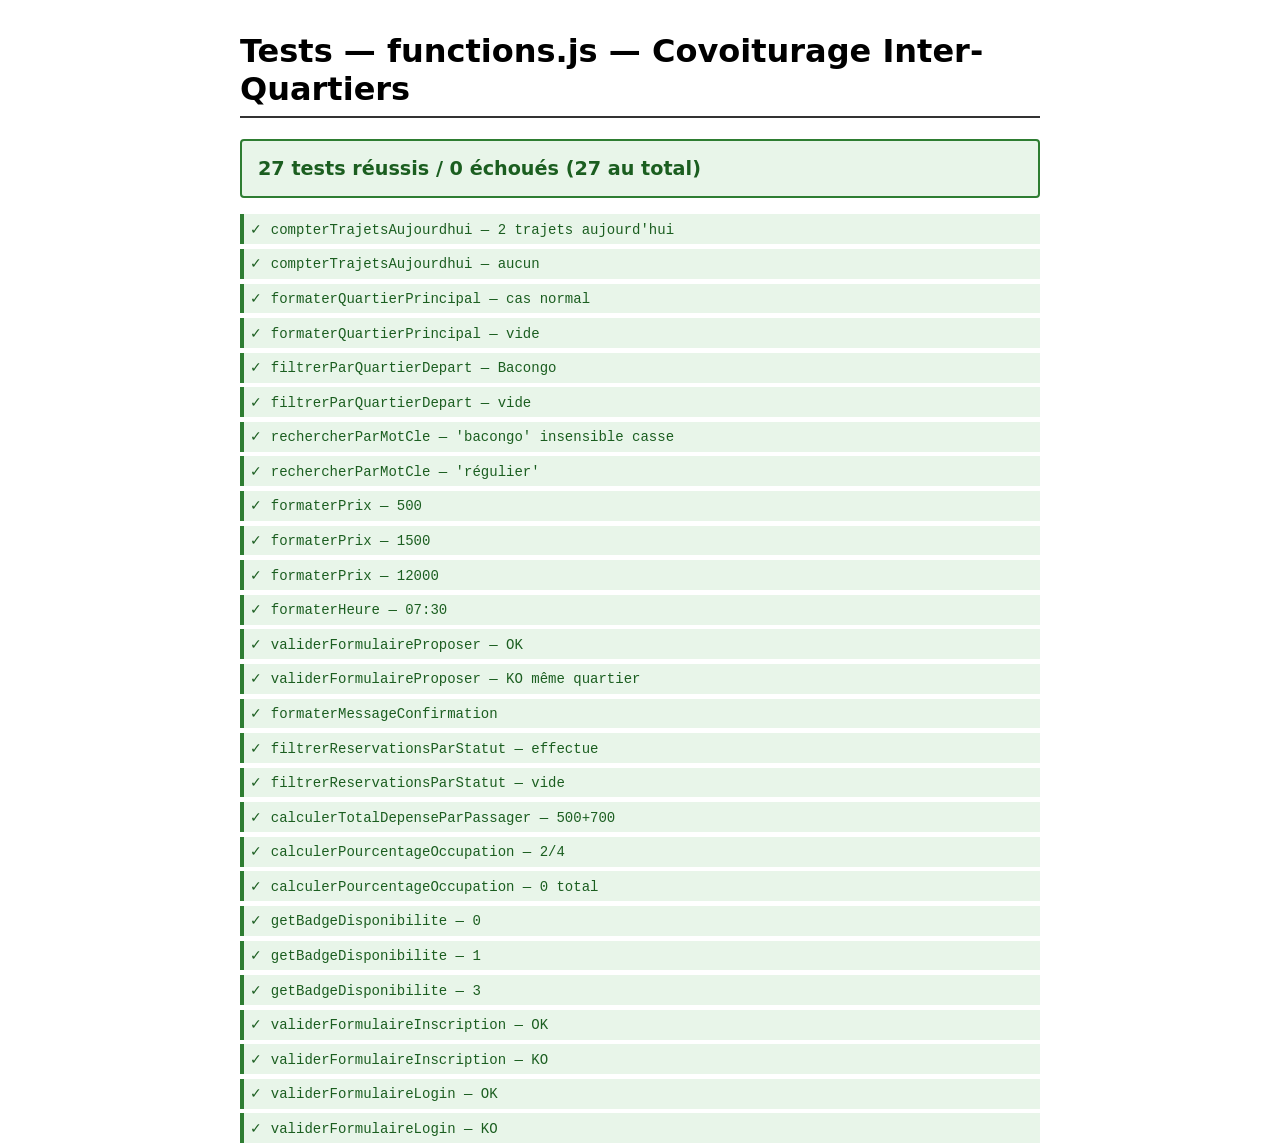
<file: frontend/functions.test.html>
<!DOCTYPE html>
<html lang="fr">
<head>
  <meta charset="UTF-8">
  <title>Tests — functions.js — Covoiturage</title>
  <style>
    body{font-family:system-ui,sans-serif;max-width:800px;margin:2rem auto;padding:0 1rem}
    h1{border-bottom:2px solid #333;padding-bottom:.5rem}
    .test{padding:.4rem;border-left:4px solid #ccc;margin:.3rem 0;font-family:monospace;font-size:14px}
    .pass{border-color:#2e7d32;background:#e8f5e9;color:#1b5e20}
    .fail{border-color:#c62828;background:#ffebee;color:#b71c1c}
    #summary{padding:1rem;font-size:1.2rem;font-weight:bold;margin-bottom:1rem;border-radius:4px}
    #summary.all-pass{background:#e8f5e9;color:#1b5e20;border:2px solid #2e7d32}
    #summary.some-fail{background:#ffebee;color:#b71c1c;border:2px solid #c62828}
  </style>
</head>
<body>
  <h1>Tests — functions.js — Covoiturage Inter-Quartiers</h1>
  <div id="summary"></div>
  <div id="results"></div>

  <script src="functions.js"></script>
  <script>
    const results = document.getElementById("results");
    let passed = 0, failed = 0;

    function assert(name, expected, actual) {
      const eq = JSON.stringify(expected) === JSON.stringify(actual);
      const div = document.createElement("div");
      div.className = "test " + (eq ? "pass" : "fail");
      div.textContent = (eq ? "✓ " : "✗ ") + name + (eq ? "" : ` (attendu: ${JSON.stringify(expected)}, obtenu: ${JSON.stringify(actual)})`);
      results.appendChild(div);
      if (eq) passed++; else failed++;
    }

    // Dev FS1
    assert("compterTrajetsAujourdhui — 2 trajets aujourd'hui",
      2, compterTrajetsAujourdhui([{date:"2026-07-27"},{date:"2026-07-28"},{date:"2026-07-27"}], "2026-07-27"));
    assert("compterTrajetsAujourdhui — aucun", 0, compterTrajetsAujourdhui([], "2026-07-27"));
    assert("formaterQuartierPrincipal — cas normal",
      "Poto-Poto (8 trajets)", formaterQuartierPrincipal({"Bacongo": 5, "Poto-Poto": 8, "Moungali": 3}));
    assert("formaterQuartierPrincipal — vide", "Aucun trajet", formaterQuartierPrincipal({}));

    // Dev FS2
    const tr = [
      {id:1, quartier_depart:"Bacongo", quartier_arrivee:"Poto-Poto", commentaire:""},
      {id:2, quartier_depart:"Moungali", quartier_arrivee:"Bacongo", commentaire:"régulier"},
      {id:3, quartier_depart:"Bacongo", quartier_arrivee:"Talangaï", commentaire:""},
    ];
    assert("filtrerParQuartierDepart — Bacongo", 2, filtrerParQuartierDepart(tr,"Bacongo").length);
    assert("filtrerParQuartierDepart — vide", 3, filtrerParQuartierDepart(tr,"").length);
    assert("rechercherParMotCle — 'bacongo' insensible casse", 3, rechercherParMotCle(tr,"BACONGO").length);
    assert("rechercherParMotCle — 'régulier'", 1, rechercherParMotCle(tr,"régulier").length);

    // Dev FS3
    assert("formaterPrix — 500", "500 FCFA", formaterPrix(500));
    assert("formaterPrix — 1500", "1 500 FCFA", formaterPrix(1500));
    assert("formaterPrix — 12000", "12 000 FCFA", formaterPrix(12000));
    assert("formaterHeure — 07:30", "07h30", formaterHeure("07:30"));

    // Dev FS4
    const okForm = {quartier_depart:"Bacongo",quartier_arrivee:"Poto-Poto",heure:"07:30",places_dispo:2,prix_place:500};
    assert("validerFormulaireProposer — OK", true, validerFormulaireProposer(okForm).valide);
    const badForm = {quartier_depart:"Bacongo",quartier_arrivee:"Bacongo",heure:"7:30",places_dispo:10,prix_place:0};
    assert("validerFormulaireProposer — KO même quartier", false, validerFormulaireProposer(badForm).valide);
    assert("formaterMessageConfirmation",
      "Bonjour Marie, votre réservation pour Bacongo → Poto-Poto à 07:30 a été enregistrée.",
      formaterMessageConfirmation("Marie","Bacongo","Poto-Poto","07:30"));

    // Dev FS5
    const res = [{statut:"effectue"},{statut:"annule"},{statut:"en_attente"}];
    assert("filtrerReservationsParStatut — effectue", 1, filtrerReservationsParStatut(res,"effectue").length);
    assert("filtrerReservationsParStatut — vide", 3, filtrerReservationsParStatut(res,"").length);
    const resPrix = [
      {statut:"effectue", trajet:{prix_place:500}},
      {statut:"annule", trajet:{prix_place:1000}},
      {statut:"en_attente", trajet:{prix_place:700}},
    ];
    assert("calculerTotalDepenseParPassager — 500+700", 1200, calculerTotalDepenseParPassager(resPrix));

    // Dev FS6
    assert("calculerPourcentageOccupation — 2/4", 50, calculerPourcentageOccupation(2,4));
    assert("calculerPourcentageOccupation — 0 total", 0, calculerPourcentageOccupation(0,0));
    assert("getBadgeDisponibilite — 0", {libelle:"Complet",classe:"badge-complet"}, getBadgeDisponibilite(0));
    assert("getBadgeDisponibilite — 1", {libelle:"1 place",classe:"badge-limite"}, getBadgeDisponibilite(1));
    assert("getBadgeDisponibilite — 3", {libelle:"3 places",classe:"badge-dispo"}, getBadgeDisponibilite(3));

    // Dev FS7
    const okInscription = {nom:"Marie", telephone:"066123456", mot_de_passe:"secret"};
    assert("validerFormulaireInscription — OK", true, validerFormulaireInscription(okInscription).valide);
    const badInscription = {nom:"", telephone:"123", mot_de_passe:"ab"};
    assert("validerFormulaireInscription — KO", false, validerFormulaireInscription(badInscription).valide);
    const okLogin = {telephone:"066123456", mot_de_passe:"secret"};
    assert("validerFormulaireLogin — OK", true, validerFormulaireLogin(okLogin).valide);
    const badLogin = {telephone:"", mot_de_passe:""};
    assert("validerFormulaireLogin — KO", false, validerFormulaireLogin(badLogin).valide);

    const summary = document.getElementById("summary");
    summary.textContent = `${passed} tests réussis / ${failed} échoués (${passed + failed} au total)`;
    summary.className = failed === 0 ? "all-pass" : "some-fail";
  </script>
</body>
</html>
</file>
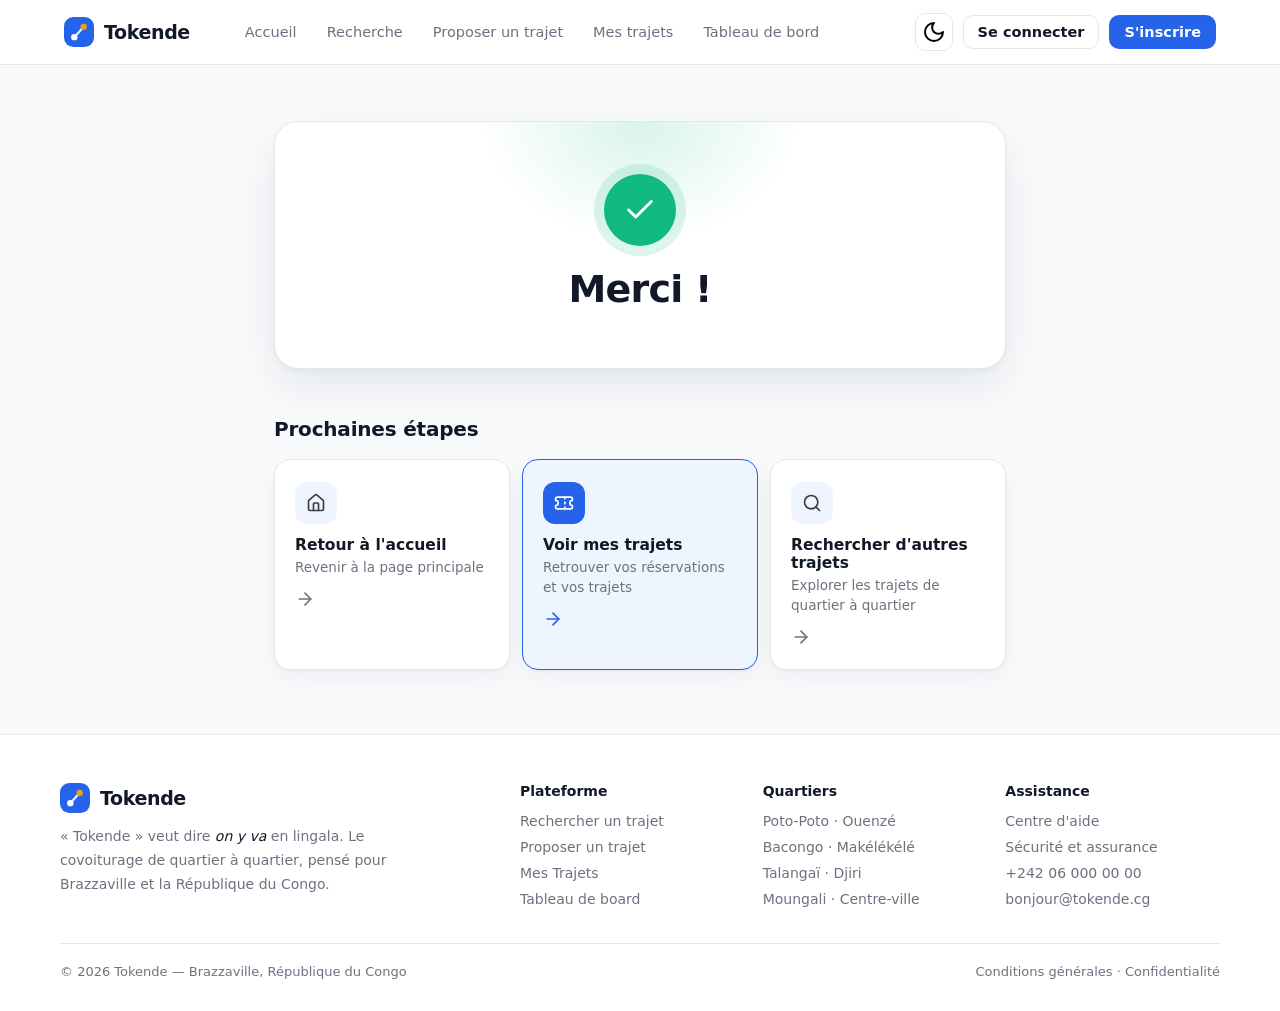
<file: frontend/confirmation/confirmation.html>
<!doctype html>
<html lang="fr">
  <head>
    <meta charset="UTF-8" />
    <meta name="viewport" content="width=device-width, initial-scale=1.0" />
    <title>BraCovoit — Confirmation</title>
    <link rel="stylesheet" href="../layout.css" />
    <link rel="stylesheet" href="confirmation.css" />
  </head>
  <body id="page-confirmation">
    <!-- NAVIGATION — TODO (Dev FS6) -->
    <header class="site-header">
      <div class="site-header-inner">
        <a
          href="../accueil/index.html"
          class="brand"
          aria-label="Covoiturage — accueil"
        >
          <svg
            width="30"
            height="30"
            viewBox="0 0 32 32"
            fill="none"
            aria-hidden="true"
          >
            <rect width="32" height="32" rx="10" fill="#2563EB"></rect>
            <path
              d="M11 21.5 L21 10.5"
              stroke="#FFFFFF"
              stroke-width="2.4"
              stroke-linecap="round"
              opacity="0.9"
            ></path>
            <circle cx="11" cy="21.5" r="3.4" fill="#FFFFFF"></circle>
            <circle cx="21" cy="10.5" r="3.4" fill="#F59E0B"></circle>
          </svg>
          <span class="brand-name">Tokende</span>
        </a>

        <nav class="nav" aria-label="Navigation principale">
          <a href="../accueil/index.html" class="nav-link" data-nav-link
            >Accueil</a
          >
          <a href="../recherche/recherche.html" class="nav-link" data-nav-link
            >Recherche</a
          >
          <a href="../proposer/proposer.html" class="nav-link" data-nav-link
            >Proposer un trajet</a
          >
          <a
            href="../mes-trajets/mes-trajets.html"
            class="nav-link"
            data-nav-link
            >Mes trajets</a
          >
          <a href="../dashboard/dashboard.html" class="nav-link" data-nav-link
            >Tableau de bord</a
          >
        </nav>

        <div class="spacer"></div>

        <input
          type="checkbox"
          id="theme-toggle"
          class="theme-toggle-input"
        />
        <label for="theme-toggle" class="theme-btn" aria-label="Changer de thème">
          <span aria-hidden="true">
            <img src="../images/moon.svg" alt="" />
          </span>
          <span aria-hidden="true">
            <img src="../images/sun.svg" alt="" />
          </span>
        </label>

        <!-- NE PAS MODIFIER l'id — main.js y affiche l'état de connexion -->
        <div class="header-actions" id="nav-session"></div>

        <label
          for="mobile-menu-toggle"
          class="menu-btn"
          aria-label="Ouvrir le menu"
        >
          <img src="../images/menu.svg" alt="" />
        </label>
      </div>
    </header>

    <input
      type="checkbox"
      id="mobile-menu-toggle"
      class="mobile-menu-toggle-input"
    />
    <label
      for="mobile-menu-toggle"
      class="mobile-nav-backdrop"
      aria-hidden="true"
    ></label>
    <div
      class="mobile-nav-panel"
      role="dialog"
      aria-modal="true"
      aria-label="Menu"
    >
      <div class="mobile-nav-header">
        <span class="mobile-nav-title">Menu</span>
        <label
          for="mobile-menu-toggle"
          class="mobile-nav-close"
          aria-label="Fermer le menu"
        >
          <img src="../images/x.svg" aria-hidden="true" alt="" />
        </label>
      </div>

        <div class="mobile-nav-inner">
          <a href="../accueil/index.html" class="mobile-nav-link" data-nav-link
            >Accueil</a
          >
          <a
            href="../recherche/recherche.html"
            class="mobile-nav-link"
            data-nav-link
            >Recherche</a
          >
          <a
            href="../proposer/proposer.html"
            class="mobile-nav-link"
            data-nav-link
            >Proposer un trajet</a
          >
          <a
            href="../mes-trajets/mes-trajets.html"
            class="mobile-nav-link"
            data-nav-link
            >Mes trajets</a
          >
          <a
            href="../dashboard/dashboard.html"
            class="mobile-nav-link"
            data-nav-link
            >Tableau de bord</a
          >
        </div>

        <p class="mobile-nav-credit">Covoiturage · votre ville</p>
      </div>

    <main class="confirmation-main">
      <!-- =====================================================================
           MESSAGE DE CONFIRMATION — TODO (Dev FS6)
           Cadre visuel de succès (icône, couleur positive). Le message exact
           est injecté par main.js à partir du paramètre d'URL.

           *** NE PAS MODIFIER l'id — main.js injecte le message ***
           ===================================================================== -->
      <section class="bloc-confirmation">
        <span class="confirmation-icone" aria-hidden="true">
          <img src="../images/check.svg" alt="" />
        </span>
        <h1>Merci !</h1>
        <p id="confirmation-message"></p>
      </section>

      <!-- PROCHAINES ÉTAPES — TODO (Dev FS6) : mettre en forme ces 3 liens
           (boutons ou cartes de navigation).
           NE PAS MODIFIER les href/id des liens. -->
      <section class="prochaines-etapes">
        <h2>Prochaines étapes</h2>

        <div class="etapes-grille">
          <a href="../accueil/index.html" class="carte-etape">
            <span class="carte-etape-icone" aria-hidden="true">
              <img src="../images/house.svg" alt="" />
            </span>
            <span class="carte-etape-texte">
              <span class="carte-etape-titre">Retour à l'accueil</span>
              <span class="carte-etape-sous">Revenir à la page principale</span>
            </span>
            <svg
              class="carte-etape-fleche"
              width="20"
              height="20"
              viewBox="0 0 24 24"
              fill="none"
              stroke="currentColor"
              stroke-width="2"
              stroke-linecap="round"
              stroke-linejoin="round"
              aria-hidden="true"
            >
              <path d="M5 12h14" />
              <path d="m12 5 7 7-7 7" />
            </svg>
          </a>

          <a
            id="lien-mes-trajets"
            href="../mes-trajets/mes-trajets.html"
            class="carte-etape carte-etape-primaire"
          >
            <span class="carte-etape-icone" aria-hidden="true">
              <img src="../images/ticket.svg" alt="" />
            </span>
            <span class="carte-etape-texte">
              <span class="carte-etape-titre">Voir mes trajets</span>
              <span class="carte-etape-sous"
                >Retrouver vos réservations et vos trajets</span
              >
            </span>
            <svg
              class="carte-etape-fleche"
              width="20"
              height="20"
              viewBox="0 0 24 24"
              fill="none"
              stroke="currentColor"
              stroke-width="2"
              stroke-linecap="round"
              stroke-linejoin="round"
              aria-hidden="true"
            >
              <path d="M5 12h14" />
              <path d="m12 5 7 7-7 7" />
            </svg>
          </a>

          <a href="../recherche/recherche.html" class="carte-etape">
            <span class="carte-etape-icone" aria-hidden="true">
              <img src="../images/search.svg" alt="" />
            </span>
            <span class="carte-etape-texte">
              <span class="carte-etape-titre">Rechercher d'autres trajets</span>
              <span class="carte-etape-sous"
                >Explorer les trajets de quartier à quartier</span
              >
            </span>
            <svg
              class="carte-etape-fleche"
              width="20"
              height="20"
              viewBox="0 0 24 24"
              fill="none"
              stroke="currentColor"
              stroke-width="2"
              stroke-linecap="round"
              stroke-linejoin="round"
              aria-hidden="true"
            >
              <path d="M5 12h14" />
              <path d="m12 5 7 7-7 7" />
            </svg>
          </a>
        </div>
      </section>
    </main>

    <footer class="site-footer">
      <div class="footer-inner">
        <div class="footer-top">
          <div class="footer-brand">
            <a
              href="../accueil/index.html"
              class="brand"
              aria-label="Covoiturage — accueil"
            >
              <svg
                width="30"
                height="30"
                viewBox="0 0 32 32"
                fill="none"
                aria-hidden="true"
              >
                <rect width="32" height="32" rx="10" fill="#2563EB"></rect>
                <path
                  d="M11 21.5 L21 10.5"
                  stroke="#FFFFFF"
                  stroke-width="2.4"
                  stroke-linecap="round"
                  opacity="0.9"
                ></path>
                <circle cx="11" cy="21.5" r="3.4" fill="#FFFFFF"></circle>
                <circle cx="21" cy="10.5" r="3.4" fill="#F59E0B"></circle>
              </svg>
              <span class="brand-name">Tokende</span>
            </a>
            <p class="footer-desc">
              « Tokende » veut dire <em>on y va</em> en lingala. Le covoiturage
              de quartier à quartier, pensé pour Brazzaville et la République du
              Congo.
            </p>
          </div>

          <div class="footer-columns">
            <div class="footer-col">
              <h3 class="footer-heading">Plateforme</h3>
              <ul>
                <li>
                  <a href="../recherche/recherche.html">Rechercher un trajet</a>
                </li>
                <li>
                  <a href="../proposer/proposer.html">Proposer un trajet</a>
                </li>
                <li>
                  <a href="../mes-trajets/mes-trajets.html">Mes Trajets</a>
                </li>
                <li>
                  <a href="../dashboard/dashboard.html">Tableau de board</a>
                </li>
              </ul>
            </div>
            <div class="footer-col">
              <h3 class="footer-heading">Quartiers</h3>
              <ul>
                <li>Poto-Poto · Ouenzé</li>
                <li>Bacongo · Makélékélé</li>
                <li>Talangaï · Djiri</li>
                <li>Moungali · Centre-ville</li>
              </ul>
            </div>
            <div class="footer-col">
              <h3 class="footer-heading">Assistance</h3>
              <ul>
                <li><a href="#">Centre d'aide</a></li>
                <li><a href="#">Sécurité et assurance</a></li>
                <li><a href="tel:+242060000000">+242 06 000 00 00</a></li>
                <li>
                  <a href="mailto:bonjour@tokende.cg">bonjour@tokende.cg</a>
                </li>
              </ul>
            </div>
          </div>
        </div>

        <div class="footer-bottom">
          <p>© 2026 Tokende — Brazzaville, République du Congo</p>
          <p class="footer-legal">
            <a href="#">Conditions générales</a> ·
            <a href="#">Confidentialité</a>
          </p>
        </div>
      </div>
    </footer>

    <script src="../functions.js"></script>
    <script src="../main.js"></script>
  </body>
</html>
</file>
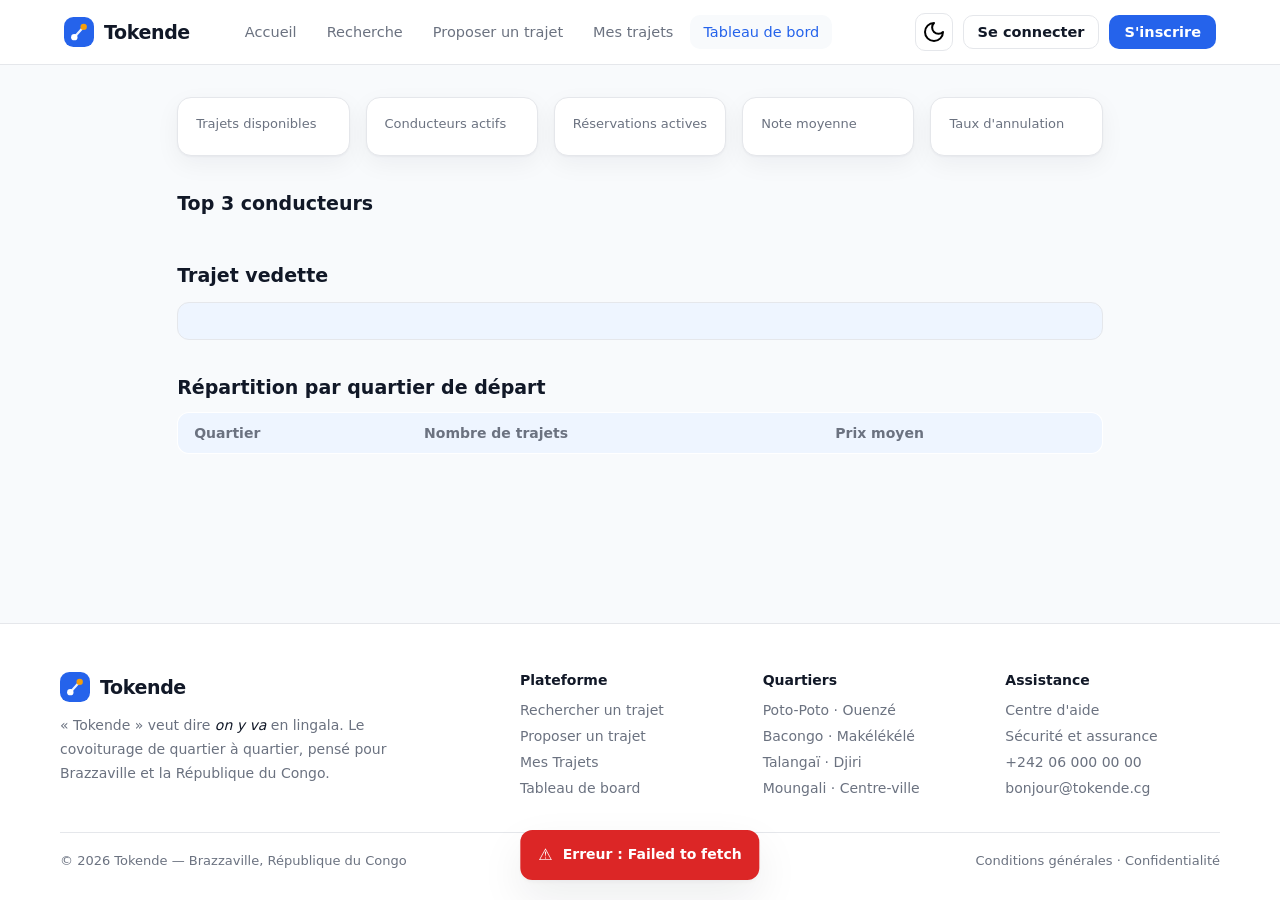
<file: frontend/dashboard/dashboard.html>
<!doctype html>
<html lang="fr">
  <head>
    <meta charset="UTF-8" />
    <meta name="viewport" content="width=device-width, initial-scale=1.0" />
    <title>BraCovoit — Tableau de bord</title>
    <link rel="stylesheet" href="../layout.css" />
    <link rel="stylesheet" href="dashboard.css" />
  </head>
  <body id="page-dashboard">
    <!-- NAVIGATION — TODO (Dev FS6) -->

    <header class="site-header">
      <div class="site-header-inner">
        <a
          href="../accueil/index.html"
          class="brand"
          aria-label="Covoiturage — accueil"
        >
          <svg
            width="30"
            height="30"
            viewBox="0 0 32 32"
            fill="none"
            aria-hidden="true"
          >
            <rect width="32" height="32" rx="10" fill="#2563EB"></rect>
            <path
              d="M11 21.5 L21 10.5"
              stroke="#FFFFFF"
              stroke-width="2.4"
              stroke-linecap="round"
              opacity="0.9"
            ></path>
            <circle cx="11" cy="21.5" r="3.4" fill="#FFFFFF"></circle>
            <circle cx="21" cy="10.5" r="3.4" fill="#F59E0B"></circle>
          </svg>
          <span class="brand-name">Tokende</span>
        </a>

        <nav class="nav" aria-label="Navigation principale">
          <a href="../accueil/index.html" class="nav-link" data-nav-link
            >Accueil</a
          >
          <a href="../recherche/recherche.html" class="nav-link" data-nav-link
            >Recherche</a
          >
          <a href="../proposer/proposer.html" class="nav-link" data-nav-link
            >Proposer un trajet</a
          >
          <a
            href="../mes-trajets/mes-trajets.html"
            class="nav-link"
            data-nav-link
            >Mes trajets</a
          >
          <a
            href="../dashboard/dashboard.html"
            class="nav-link"
            data-nav-link
            aria-current="page"
            >Tableau de bord</a
          >
        </nav>

        <div class="spacer"></div>

        <input
          type="checkbox"
          id="theme-toggle"
          class="theme-toggle-input"
        />
        <label for="theme-toggle" class="theme-btn" aria-label="Changer de thème">
          <span aria-hidden="true">
            <img src="../images/moon.svg" alt="" />
          </span>
          <span aria-hidden="true">
            <img src="../images/sun.svg" alt="" />
          </span>
        </label>

        <!-- NE PAS MODIFIER l'id — main.js y affiche l'état de connexion -->
        <div class="header-actions" id="nav-session"></div>

        <label
          for="mobile-menu-toggle"
          class="menu-btn"
          aria-label="Ouvrir le menu"
        >
          <img src="../images/menu.svg" alt="" />
        </label>
      </div>
    </header>

    <input
      type="checkbox"
      id="mobile-menu-toggle"
      class="mobile-menu-toggle-input"
    />
    <label
      for="mobile-menu-toggle"
      class="mobile-nav-backdrop"
      aria-hidden="true"
    ></label>
    <div
      class="mobile-nav-panel"
      role="dialog"
      aria-modal="true"
      aria-label="Menu"
    >
      <div class="mobile-nav-header">
        <span class="mobile-nav-title">Menu</span>
        <label
          for="mobile-menu-toggle"
          class="mobile-nav-close"
          aria-label="Fermer le menu"
        >
          <img src="../images/x.svg" aria-hidden="true" alt="" />
        </label>
      </div>

        <div class="mobile-nav-inner">
          <a href="../accueil/index.html" class="mobile-nav-link" data-nav-link
            >Accueil</a
          >
          <a
            href="../recherche/recherche.html"
            class="mobile-nav-link"
            data-nav-link
            >Recherche</a
          >
          <a
            href="../proposer/proposer.html"
            class="mobile-nav-link"
            data-nav-link
            >Proposer un trajet</a
          >
          <a
            href="../mes-trajets/mes-trajets.html"
            class="mobile-nav-link"
            data-nav-link
            >Mes trajets</a
          >
          <a
            href="../dashboard/dashboard.html"
            class="mobile-nav-link"
            data-nav-link
            aria-current="page"
            >Tableau de bord</a
          >
        </div>

        <p class="mobile-nav-credit">Tokende · covoiturage</p>
      </div>

    <main>
      <!-- =====================================================================
         CARTES INDICATEURS — TODO (Dev FS6)
         5 cartes chiffres clés. Layout : Grid responsive (1 colonne mobile,
         2-3 tablette, 5 desktop).

         *** NE PAS MODIFIER les id ci-dessous — main.js les utilise ***
         ===================================================================== -->
      <section class="grille-indicateurs">
        <div class="carte-indicateur">
          <p class="label">Trajets disponibles</p>
          <p id="d-trajets" class="valeur"></p>
        </div>
        <div class="carte-indicateur">
          <p class="label">Conducteurs actifs</p>
          <p id="d-conducteurs" class="valeur"></p>
        </div>
        <div class="carte-indicateur">
          <p class="label">Réservations actives</p>
          <p id="d-reservations" class="valeur"></p>
        </div>
        <div class="carte-indicateur">
          <p class="label">Note moyenne</p>
          <p id="d-note" class="valeur"></p>
        </div>
        <div class="carte-indicateur">
          <p class="label">Taux d'annulation</p>
          <p id="d-taux-annulation" class="valeur"></p>
        </div>
      </section>

      <!-- =====================================================================
         TOP CONDUCTEURS — TODO (Dev FS6)
         main.js remplit cette liste ordonnée avec des <li> contenant un
         rang, un nom, une note et un nombre de trajets. Stylez comme un
         podium ou un classement numéroté.

         *** NE PAS MODIFIER l'id ***
         ===================================================================== -->
      <section>
        <h2>Top 3 conducteurs</h2>
        <ol id="d-top-conducteurs"></ol>
      </section>

      <!-- TRAJET VEDETTE — TODO (Dev FS6) : mettre en avant visuellement
         ce trajet (encart distinctif).
         *** NE PAS MODIFIER l'id *** -->
      <section>
        <h2>Trajet vedette</h2>
        <p id="d-trajet-top"></p>
      </section>

      <!-- =====================================================================
         TABLEAU PAR QUARTIER — TODO (Dev FS6)
         Mettre en forme le tableau (bordures, alternance de lignes,
         responsive : passage en cartes empilées sous 600px si besoin).

         *** NE PAS MODIFIER l'id ***
         ===================================================================== -->
      <section>
        <h2>Répartition par quartier de départ</h2>
        <table>
          <thead>
            <tr>
              <th>Quartier</th>
              <th>Nombre de trajets</th>
              <th>Prix moyen</th>
            </tr>
          </thead>
          <tbody id="d-trajets-par-quartier"></tbody>
        </table>
      </section>
    </main>

    <div id="erreur-globale" hidden></div>

    <!-- FOOTER — TODO (Dev FS1) : liens utiles, mentions -->
    <footer class="site-footer">
      <div class="footer-inner">
        <div class="footer-top">
          <div class="footer-brand">
            <a
              href="index.html"
              class="brand"
              aria-label="Covoiturage — accueil"
            >
              <svg
                width="30"
                height="30"
                viewBox="0 0 32 32"
                fill="none"
                aria-hidden="true"
              >
                <rect width="32" height="32" rx="10" fill="#2563EB"></rect>
                <path
                  d="M11 21.5 L21 10.5"
                  stroke="#FFFFFF"
                  stroke-width="2.4"
                  stroke-linecap="round"
                  opacity="0.9"
                ></path>
                <circle cx="11" cy="21.5" r="3.4" fill="#FFFFFF"></circle>
                <circle cx="21" cy="10.5" r="3.4" fill="#F59E0B"></circle>
              </svg>
              <span class="brand-name">Tokende</span>
            </a>
            <p class="footer-desc">
              « Tokende » veut dire <em>on y va</em> en lingala. Le covoiturage
              de quartier à quartier, pensé pour Brazzaville et la République du
              Congo.
            </p>
          </div>

          <div class="footer-columns">
            <div class="footer-col">
              <h3 class="footer-heading">Plateforme</h3>
              <ul>
                <li>
                  <a href="../recherche/recherche.html">Rechercher un trajet</a>
                </li>
                <li>
                  <a href="../proposer/proposer.html">Proposer un trajet</a>
                </li>
                <li>
                  <a href="../mes-trajets/mes-trajets.html">Mes Trajets</a>
                </li>
                <li>
                  <a href="../dashboard/dashboard.html">Tableau de board</a>
                </li>
              </ul>
            </div>
            <div class="footer-col">
              <h3 class="footer-heading">Quartiers</h3>
              <ul>
                <li>Poto-Poto · Ouenzé</li>
                <li>Bacongo · Makélékélé</li>
                <li>Talangaï · Djiri</li>
                <li>Moungali · Centre-ville</li>
              </ul>
            </div>
            <div class="footer-col">
              <h3 class="footer-heading">Assistance</h3>
              <ul>
                <li><a href="#">Centre d'aide</a></li>
                <li><a href="#">Sécurité et assurance</a></li>
                <li><a href="tel:+242060000000">+242 06 000 00 00</a></li>
                <li>
                  <a href="mailto:bonjour@tokende.cg">bonjour@tokende.cg</a>
                </li>
              </ul>
            </div>
          </div>
        </div>

        <div class="footer-bottom">
          <p>© 2026 Tokende — Brazzaville, République du Congo</p>
          <p class="footer-legal">
            <a href="#">Conditions générales</a> ·
            <a href="#">Confidentialité</a>
          </p>
        </div>
      </div>
    </footer>

    <script src="../functions.js"></script>
    <script src="../main.js"></script>
  </body>
</html>
</file>
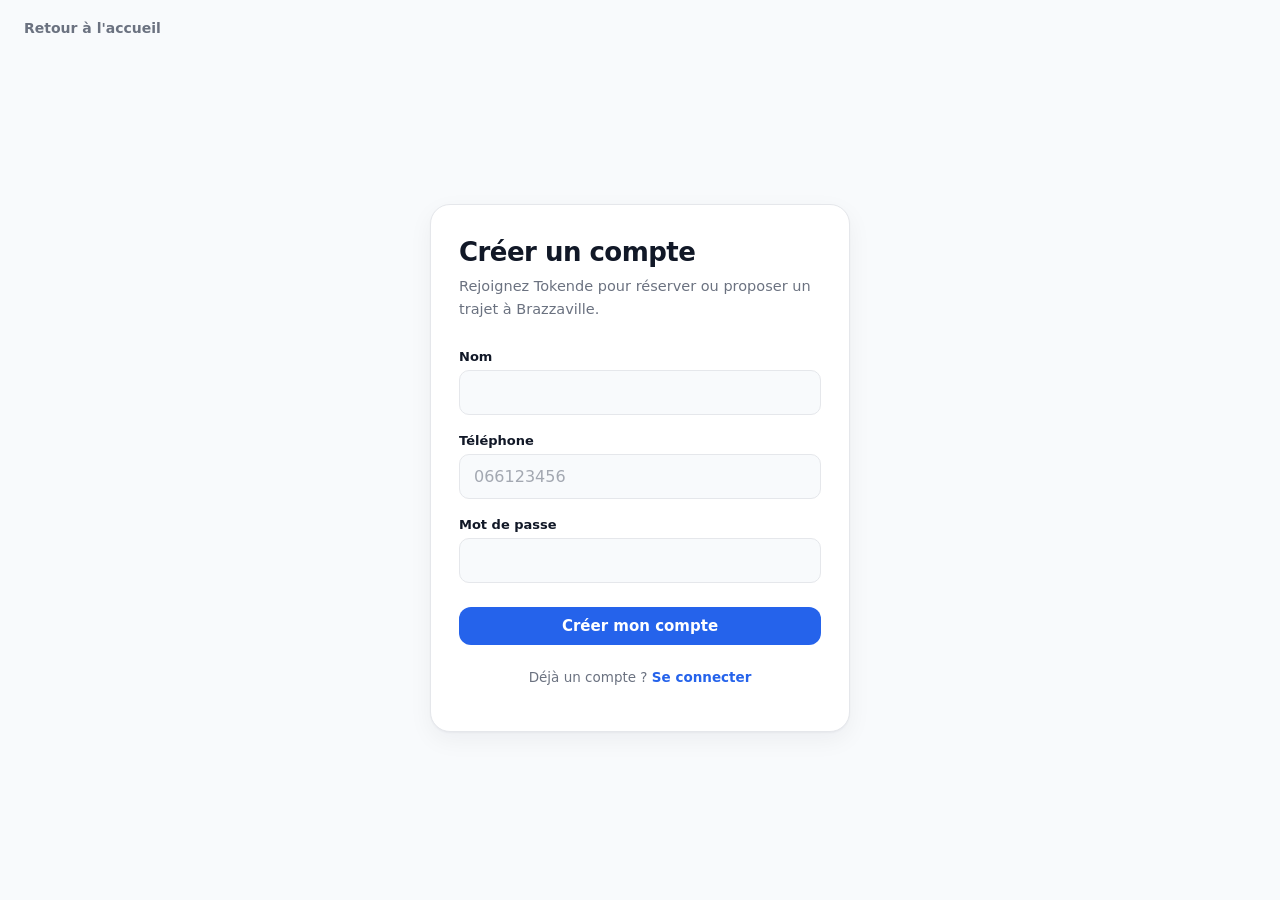
<file: frontend/inscription/inscription.html>
<!doctype html>
<html lang="fr">
  <head>
    <meta charset="UTF-8" />
    <meta name="viewport" content="width=device-width, initial-scale=1.0" />
    <title>BraCovoit — Inscription</title>
    <link rel="stylesheet" href="../layout.css" />
    <link rel="stylesheet" href="inscription.css" />
  </head>
  <body id="page-inscription">
    <!-- NAVIGATION — TODO (Dev FS7) -->
    <a href="../accueil/index.html" class="retour-accueil">
      Retour à l'accueil</a
    >

    <main class="auth-main">
      <div class="auth-card">
        <h1 class="auth-title">Créer un compte</h1>
        <p class="auth-subtitle">
          Rejoignez Tokende pour réserver ou proposer un trajet à Brazzaville.
        </p>

        <!-- =====================================================================
           FORMULAIRE — TODO (Dev FS7)
           Mettre en forme le formulaire d'inscription : nom, téléphone,
           mot de passe. Prévoir un layout clair en colonne, avec des labels
           visibles pour chaque champ.

           *** NE PAS MODIFIER les id ci-dessous — main.js les utilise ***
           ===================================================================== -->
        <form id="form-inscription" class="auth-form">
          <div class="form-field">
            <label for="i-nom">Nom</label>
            <input type="text" id="i-nom" />
          </div>

          <div class="form-field">
            <label for="i-telephone">Téléphone</label>
            <input type="tel" id="i-telephone" placeholder="066123456" />
          </div>

          <div class="form-field">
            <label for="i-mot-de-passe">Mot de passe</label>
            <input type="password" id="i-mot-de-passe" />
          </div>

          <button type="submit" class="btn btn-primary btn-block">
            Créer mon compte
          </button>
        </form>

        <!-- Zone d'erreurs de validation — TODO (Dev FS7) : mettre en forme la
           liste <ul><li> injectée par main.js en cas de formulaire invalide.
           NE PAS MODIFIER l'id. -->
        <div id="erreurs-form" class="form-errors" hidden></div>

        <!-- LIEN VERS LOGIN — TODO (Dev FS7) : lien "Déjà un compte ? Se connecter"
           pointant vers ../login/login.html -->
        <p class="auth-switch">
          Déjà un compte ?
          <a href="../login/login.html">Se connecter</a>
        </p>
      </div>
    </main>

    <div id="erreur-globale" hidden></div>

    <script src="../functions.js"></script>
    <script src="../main.js"></script>
  </body>
</html>
</file>
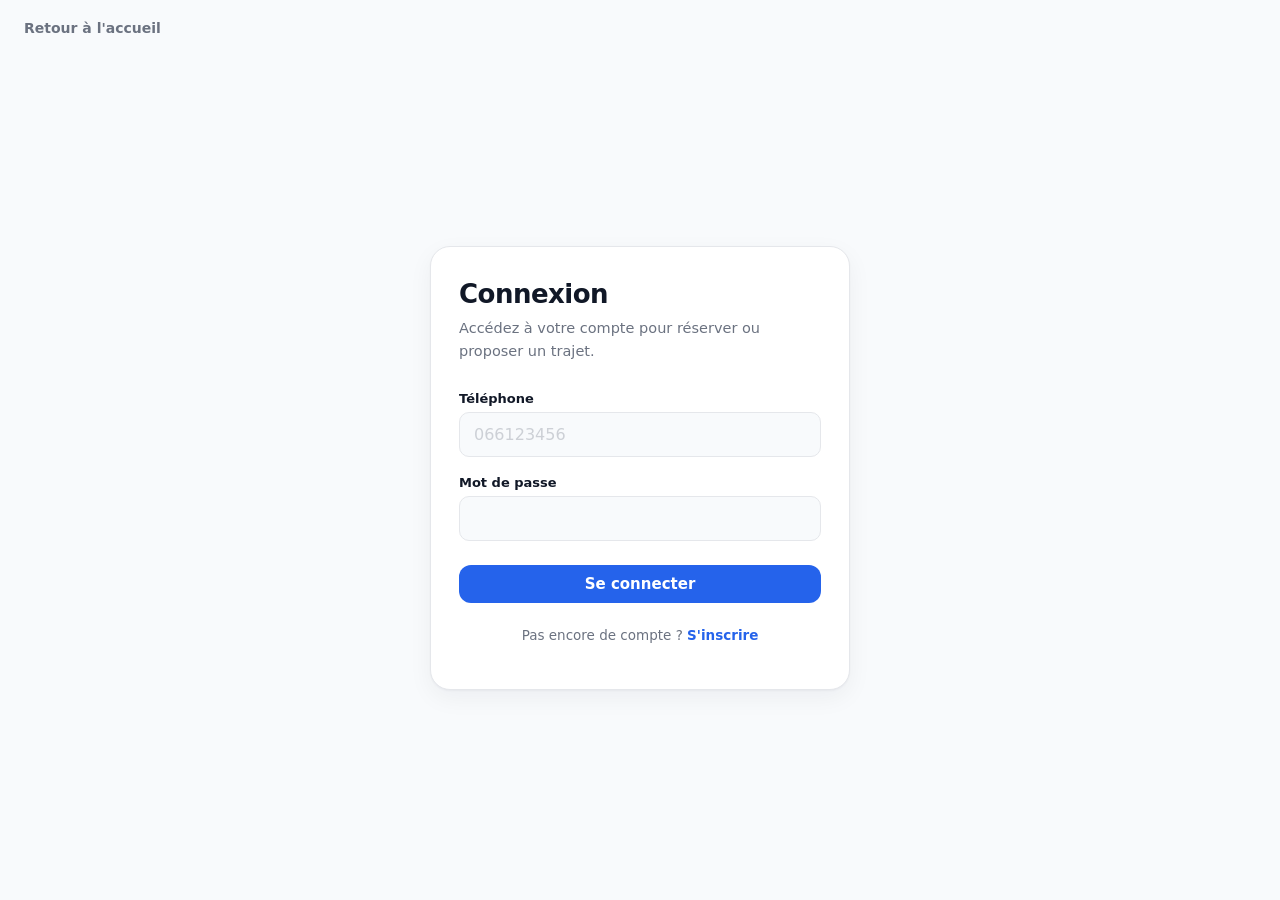
<file: frontend/login/login.html>
<!doctype html>
<html lang="fr">
  <head>
    <meta charset="UTF-8" />
    <meta name="viewport" content="width=device-width, initial-scale=1.0" />
    <title>BraCovoit — Connexion</title>
    <link rel="stylesheet" href="../layout.css" />
    <link rel="stylesheet" href="login.css" />
  </head>
  <body id="page-login">
    <!-- NAVIGATION — TODO (Dev FS7) -->
    <a href="../accueil/index.html" class="retour-accueil"
      >Retour à l'accueil</a
    >

    <input
      type="checkbox"
      id="mobile-menu-toggle"
      class="mobile-menu-toggle-input"
    />
    <label
      for="mobile-menu-toggle"
      class="mobile-nav-backdrop"
      aria-hidden="true"
    ></label>
    <div
      class="mobile-nav-panel"
      role="dialog"
      aria-modal="true"
      aria-label="Menu"
    >
      <div class="mobile-nav-header">
        <span class="mobile-nav-title">Menu</span>
        <label
          for="mobile-menu-toggle"
          class="mobile-nav-close"
          aria-label="Fermer le menu"
        >
          <img src="../images/x.svg" aria-hidden="true" alt="" />
        </label>
      </div>

        <div class="mobile-nav-inner">
          <a href="../accueil/index.html" class="mobile-nav-link" data-nav-link
            >Accueil</a
          >
          <a
            href="../recherche/recherche.html"
            class="mobile-nav-link"
            data-nav-link
            >Recherche</a
          >
          <a
            href="../proposer/proposer.html"
            class="mobile-nav-link"
            data-nav-link
            >Proposer un trajet</a
          >
          <a
            href="../mes-trajets/mes-trajets.html"
            class="mobile-nav-link"
            data-nav-link
            >Mes trajets</a
          >
          <a
            href="../dashboard/dashboard.html"
            class="mobile-nav-link"
            data-nav-link
            >Tableau de bord</a
          >
        </div>

        <p class="mobile-nav-credit">Covoiturage · votre ville</p>
      </div>

    <main class="auth-main">
      <div class="auth-card">
        <h1 class="auth-title">Connexion</h1>
        <p class="auth-subtitle">
          Accédez à votre compte pour réserver ou proposer un trajet.
        </p>

        <!-- =====================================================================
           FORMULAIRE — TODO (Dev FS7)
           Mettre en forme le formulaire de connexion : téléphone, mot de
           passe. Prévoir un layout clair en colonne, avec des labels
           visibles pour chaque champ.

           *** NE PAS MODIFIER les id ci-dessous — main.js les utilise ***
           ===================================================================== -->
        <form id="form-login" class="auth-form">
          <div class="form-field">
            <label for="l-telephone">Téléphone</label>
            <input type="tel" id="l-telephone" placeholder="066123456" />
          </div>

          <div class="form-field">
            <label for="l-mot-de-passe">Mot de passe</label>
            <input type="password" id="l-mot-de-passe" />
          </div>

          <button type="submit" class="btn btn-primary btn-block">
            Se connecter
          </button>
        </form>

        <!-- Zone d'erreurs de validation — TODO (Dev FS7) : mettre en forme la
           liste <ul><li> injectée par main.js en cas de formulaire invalide.
           NE PAS MODIFIER l'id. -->
        <div id="erreurs-form" class="form-errors" hidden></div>

        <!-- LIEN VERS INSCRIPTION — TODO (Dev FS7) : lien "Pas encore de compte ?
           S'inscrire" pointant vers ../inscription/inscription.html -->
        <p class="auth-switch">
          Pas encore de compte ?
          <a href="../inscription/inscription.html">S'inscrire</a>
        </p>
      </div>
    </main>

    <div id="erreur-globale" hidden></div>

    <script src="../functions.js"></script>
    <script src="../main.js"></script>
  </body>
</html>
</file>
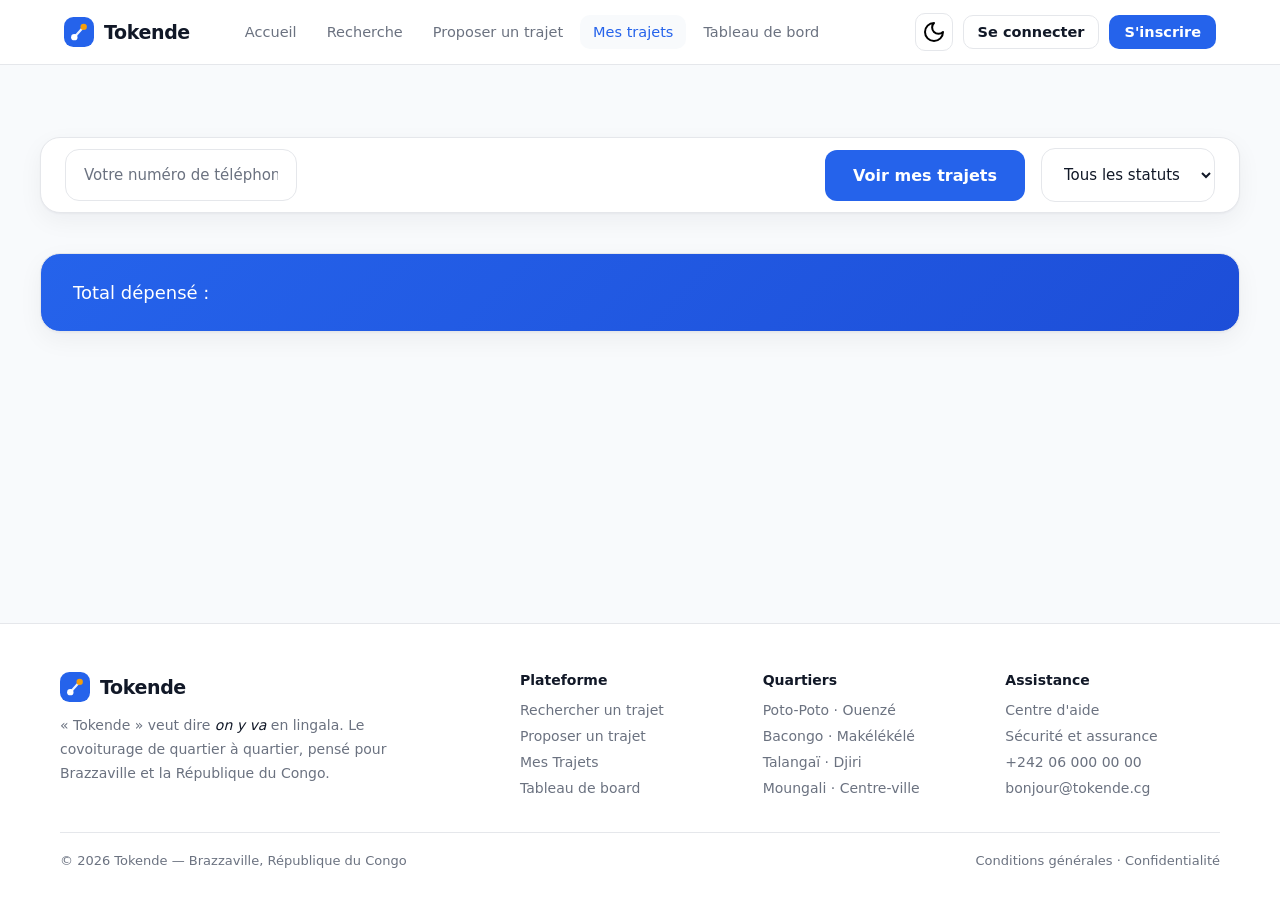
<file: frontend/mes-trajets/mes-trajets.html>
<!doctype html>
<html lang="fr">
  <head>
    <meta charset="UTF-8" />
    <meta name="viewport" content="width=device-width, initial-scale=1.0" />
    <title>BraCovoit — Mes trajets</title>
    <link rel="stylesheet" href="../layout.css" />
    <link rel="stylesheet" href="mes-trajets.css" />
  </head>
  <body id="page-mes-trajets">
    <!-- NAVIGATION — TODO (Dev FS5) -->
    <header class="site-header">
      <div class="site-header-inner">
        <a
          href="../accueil/index.html"
          class="brand"
          aria-label="Covoiturage — accueil"
        >
          <svg
            width="30"
            height="30"
            viewBox="0 0 32 32"
            fill="none"
            aria-hidden="true"
          >
            <rect width="32" height="32" rx="10" fill="#2563EB"></rect>
            <path
              d="M11 21.5 L21 10.5"
              stroke="#FFFFFF"
              stroke-width="2.4"
              stroke-linecap="round"
              opacity="0.9"
            ></path>
            <circle cx="11" cy="21.5" r="3.4" fill="#FFFFFF"></circle>
            <circle cx="21" cy="10.5" r="3.4" fill="#F59E0B"></circle>
          </svg>
          <span class="brand-name">Tokende</span>
        </a>

        <nav class="nav" aria-label="Navigation principale">
          <a href="../accueil/index.html" class="nav-link" data-nav-link
            >Accueil</a
          >
          <a href="../recherche/recherche.html" class="nav-link" data-nav-link
            >Recherche</a
          >
          <a href="../proposer/proposer.html" class="nav-link" data-nav-link
            >Proposer un trajet</a
          >
          <a
            href="../mes-trajets/mes-trajets.html"
            class="nav-link"
            data-nav-link
            aria-current="page"
            >Mes trajets</a
          >
          <a href="../dashboard/dashboard.html" class="nav-link" data-nav-link
            >Tableau de bord</a
          >
        </nav>

        <div class="spacer"></div>

        <input
          type="checkbox"
          id="theme-toggle"
          class="theme-toggle-input"
        />
        <label for="theme-toggle" class="theme-btn" aria-label="Changer de thème">
          <span aria-hidden="true">
            <img src="../images/moon.svg" alt="" />
          </span>
          <span aria-hidden="true">
            <img src="../images/sun.svg" alt="" />
          </span>
        </label>

        <!-- NE PAS MODIFIER l'id — main.js y affiche l'état de connexion -->
        <div class="header-actions" id="nav-session"></div>

        <label
          for="mobile-menu-toggle"
          class="menu-btn"
          aria-label="Ouvrir le menu"
        >
          <img src="../images/menu.svg" alt="" />
        </label>
      </div>
    </header>

    <input
      type="checkbox"
      id="mobile-menu-toggle"
      class="mobile-menu-toggle-input"
    />
    <label
      for="mobile-menu-toggle"
      class="mobile-nav-backdrop"
      aria-hidden="true"
    ></label>
    <div
      class="mobile-nav-panel"
      role="dialog"
      aria-modal="true"
      aria-label="Menu"
    >
      <div class="mobile-nav-header">
        <span class="mobile-nav-title">Menu</span>
        <label
          for="mobile-menu-toggle"
          class="mobile-nav-close"
          aria-label="Fermer le menu"
        >
          <img src="../images/x.svg" aria-hidden="true" alt="" />
        </label>
      </div>

        <div class="mobile-nav-inner">
          <a href="../accueil/index.html" class="mobile-nav-link" data-nav-link
            >Accueil</a
          >
          <a
            href="../recherche/recherche.html"
            class="mobile-nav-link"
            data-nav-link
            >Recherche</a
          >
          <a
            href="../proposer/proposer.html"
            class="mobile-nav-link"
            data-nav-link
            >Proposer un trajet</a
          >
          <a
            href="../mes-trajets/mes-trajets.html"
            class="mobile-nav-link"
            data-nav-link
            aria-current="page"
            >Mes trajets</a
          >
          <a
            href="../dashboard/dashboard.html"
            class="mobile-nav-link"
            data-nav-link
            >Tableau de bord</a
          >
        </div>

        <p class="mobile-nav-credit">Tokende · covoiturage</p>
      </div>

    <main>
      <!-- =====================================================================
         RECHERCHE PAR NUMÉRO — TODO (Dev FS5)
         Mettre en forme le bloc de saisie du numéro de téléphone, le
         bouton de chargement et le filtre de statut. Layout en ligne sur
         desktop, empilé sur mobile.

         *** NE PAS MODIFIER les id ci-dessous — main.js les utilise ***
         ===================================================================== -->
      <section class="barre-recherche-tel">
        <input
          type="text"
          id="mt-tel"
          placeholder="Votre numéro de téléphone"
        />
        <button id="btn-charger-mestrajets">Voir mes trajets</button>
        <select id="mt-filtre-statut">
          <option value="">Tous les statuts</option>
          <option value="effectue">Effectués</option>
          <option value="en_attente">En attente</option>
          <option value="annule">Annulés</option>
        </select>
      </section>

      <!-- TOTAL DÉPENSÉ — TODO (Dev FS5) : mettre en avant ce chiffre
         visuellement (encart ou bandeau).
         *** NE PAS MODIFIER l'id *** -->
      <p class="total-depense">
        Total dépensé : <strong id="mt-total"></strong>
      </p>

      <!-- =====================================================================
         LISTE DES RÉSERVATIONS — TODO (Dev FS5)
         main.js remplit ce conteneur avec des cartes .carte-reservation,
         chacune avec un <h3>, des <p> (date, conducteur, prix), et un
         <span class="statut statut-effectue|statut-en_attente|statut-annule">.
         Prévoyez une couleur distincte par statut. Layout en liste verticale
         ou grille selon votre choix.

         *** NE PAS MODIFIER l'id ***
         ===================================================================== -->
      <section id="mt-liste"></section>
    </main>

    <div id="erreur-globale" hidden></div>

    <!-- FOOTER — TODO (Dev FS1) : liens utiles, mentions -->
    <footer class="site-footer">
      <div class="footer-inner">
        <div class="footer-top">
          <div class="footer-brand">
            <a
              href="index.html"
              class="brand"
              aria-label="Covoiturage — accueil"
            >
              <svg
                width="30"
                height="30"
                viewBox="0 0 32 32"
                fill="none"
                aria-hidden="true"
              >
                <rect width="32" height="32" rx="10" fill="#2563EB"></rect>
                <path
                  d="M11 21.5 L21 10.5"
                  stroke="#FFFFFF"
                  stroke-width="2.4"
                  stroke-linecap="round"
                  opacity="0.9"
                ></path>
                <circle cx="11" cy="21.5" r="3.4" fill="#FFFFFF"></circle>
                <circle cx="21" cy="10.5" r="3.4" fill="#F59E0B"></circle>
              </svg>
              <span class="brand-name">Tokende</span>
            </a>
            <p class="footer-desc">
              « Tokende » veut dire <em>on y va</em> en lingala. Le covoiturage
              de quartier à quartier, pensé pour Brazzaville et la République du
              Congo.
            </p>
          </div>

          <div class="footer-columns">
            <div class="footer-col">
              <h3 class="footer-heading">Plateforme</h3>
              <ul>
                <li>
                  <a href="../recherche/recherche.html">Rechercher un trajet</a>
                </li>
                <li>
                  <a href="../proposer/proposer.html">Proposer un trajet</a>
                </li>
                <li>
                  <a href="../mes-trajets/mes-trajets.html">Mes Trajets</a>
                </li>
                <li>
                  <a href="../dashboard/dashboard.html">Tableau de board</a>
                </li>
              </ul>
            </div>
            <div class="footer-col">
              <h3 class="footer-heading">Quartiers</h3>
              <ul>
                <li>Poto-Poto · Ouenzé</li>
                <li>Bacongo · Makélékélé</li>
                <li>Talangaï · Djiri</li>
                <li>Moungali · Centre-ville</li>
              </ul>
            </div>
            <div class="footer-col">
              <h3 class="footer-heading">Assistance</h3>
              <ul>
                <li><a href="#">Centre d'aide</a></li>
                <li><a href="#">Sécurité et assurance</a></li>
                <li><a href="tel:+242060000000">+242 06 000 00 00</a></li>
                <li>
                  <a href="mailto:bonjour@tokende.cg">bonjour@tokende.cg</a>
                </li>
              </ul>
            </div>
          </div>
        </div>

        <div class="footer-bottom">
          <p>© 2026 Tokende — Brazzaville, République du Congo</p>
          <p class="footer-legal">
            <a href="#">Conditions générales</a> ·
            <a href="#">Confidentialité</a>
          </p>
        </div>
      </div>
    </footer>

    <script src="../functions.js"></script>
    <script src="../main.js"></script>
  </body>
</html>
</file>
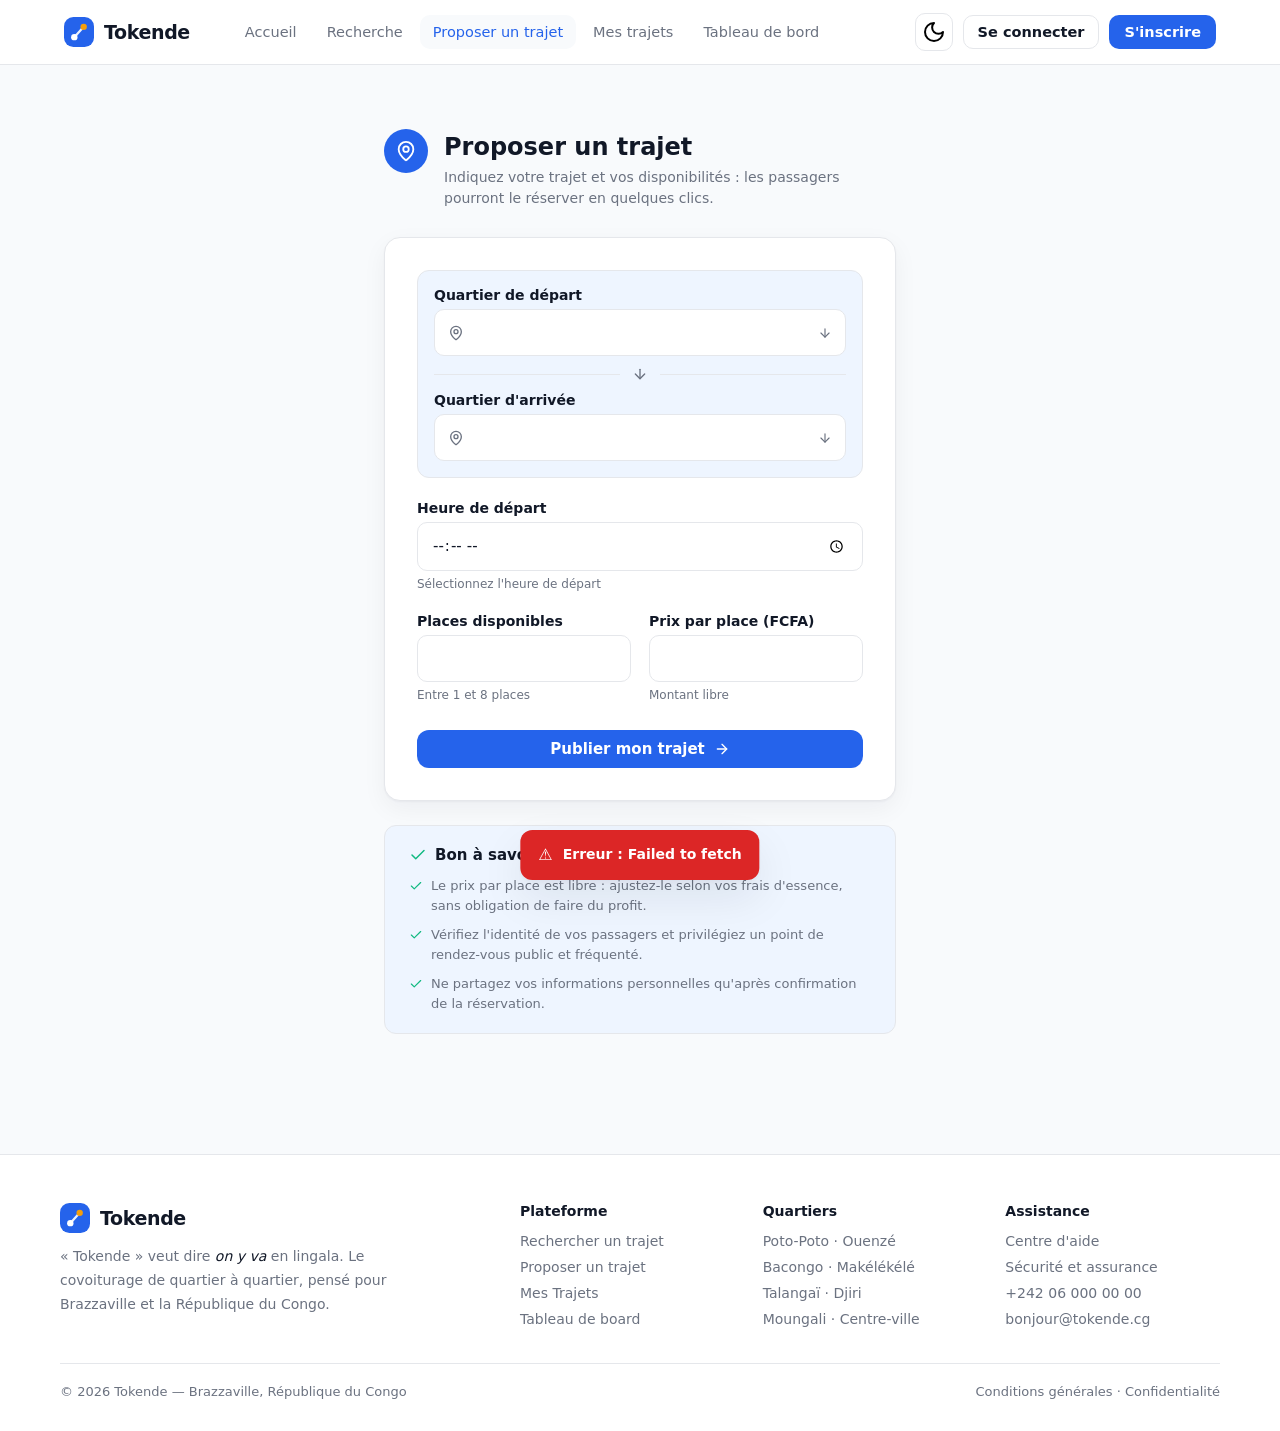
<file: frontend/proposer/proposer.html>
<!doctype html>
<html lang="fr">
  <head>
    <meta charset="UTF-8" />
    <meta name="viewport" content="width=device-width, initial-scale=1.0" />
    <title>BraCovoit — Proposer un trajet</title>
    <link rel="stylesheet" href="../layout.css" />
    <link rel="stylesheet" href="proposer.css" />
  </head>
  <body id="page-proposer">
    <!-- NAVIGATION — TODO (Dev FS4) -->

    <header class="site-header">
      <div class="site-header-inner">
        <a
          href="../accueil/index.html"
          class="brand"
          aria-label="Covoiturage — accueil"
        >
          <svg
            width="30"
            height="30"
            viewBox="0 0 32 32"
            fill="none"
            aria-hidden="true"
          >
            <rect width="32" height="32" rx="10" fill="#2563EB"></rect>
            <path
              d="M11 21.5 L21 10.5"
              stroke="#FFFFFF"
              stroke-width="2.4"
              stroke-linecap="round"
              opacity="0.9"
            ></path>
            <circle cx="11" cy="21.5" r="3.4" fill="#FFFFFF"></circle>
            <circle cx="21" cy="10.5" r="3.4" fill="#F59E0B"></circle>
          </svg>
          <span class="brand-name">Tokende</span>
        </a>

        <nav class="nav" aria-label="Navigation principale">
          <a href="../accueil/index.html" class="nav-link" data-nav-link
            >Accueil</a
          >
          <a href="../recherche/recherche.html" class="nav-link" data-nav-link
            >Recherche</a
          >
          <a
            href="../proposer/proposer.html"
            class="nav-link"
            data-nav-link
            aria-current="page"
            >Proposer un trajet</a
          >
          <a
            href="../mes-trajets/mes-trajets.html"
            class="nav-link"
            data-nav-link
            >Mes trajets</a
          >
          <a href="../dashboard/dashboard.html" class="nav-link" data-nav-link
            >Tableau de bord</a
          >
        </nav>

        <div class="spacer"></div>

        <input
          type="checkbox"
          id="theme-toggle"
          class="theme-toggle-input"
        />
        <label for="theme-toggle" class="theme-btn" aria-label="Changer de thème">
          <span aria-hidden="true">
            <img src="../images/moon.svg" alt="" />
          </span>
          <span aria-hidden="true">
            <img src="../images/sun.svg" alt="" />
          </span>
        </label>

        <!-- NE PAS MODIFIER l'id — main.js y affiche l'état de connexion -->
        <div class="header-actions" id="nav-session"></div>

        <label
          for="mobile-menu-toggle"
          class="menu-btn"
          aria-label="Ouvrir le menu"
        >
          <img src="../images/menu.svg" alt="" />
        </label>
      </div>
    </header>

    <input
      type="checkbox"
      id="mobile-menu-toggle"
      class="mobile-menu-toggle-input"
    />
    <label
      for="mobile-menu-toggle"
      class="mobile-nav-backdrop"
      aria-hidden="true"
    ></label>
    <div
      class="mobile-nav-panel"
      role="dialog"
      aria-modal="true"
      aria-label="Menu"
    >
      <div class="mobile-nav-header">
        <span class="mobile-nav-title">Menu</span>
        <label
          for="mobile-menu-toggle"
          class="mobile-nav-close"
          aria-label="Fermer le menu"
        >
          <img src="../images/x.svg" aria-hidden="true" alt="" />
        </label>
      </div>

        <div class="mobile-nav-inner">
          <a href="../accueil/index.html" class="mobile-nav-link" data-nav-link
            >Accueil</a
          >
          <a
            href="../recherche/recherche.html"
            class="mobile-nav-link"
            data-nav-link
            >Recherche</a
          >
          <a
            href="../proposer/proposer.html"
            class="mobile-nav-link"
            data-nav-link
            aria-current="page"
            >Proposer un trajet</a
          >
          <a
            href="../mes-trajets/mes-trajets.html"
            class="mobile-nav-link"
            data-nav-link
            >Mes trajets</a
          >
          <a
            href="../dashboard/dashboard.html"
            class="mobile-nav-link"
            data-nav-link
            >Tableau de bord</a
          >
        </div>

        <p class="mobile-nav-credit">Tokende · covoiturage</p>
      </div>

    <main>
      <div class="page-header">
        <span class="page-icon" aria-hidden="true">
          <svg
            class="page-icon-glyph"
            viewBox="0 0 24 24"
            fill="none"
            stroke="currentColor"
            stroke-width="2"
            stroke-linecap="round"
            stroke-linejoin="round"
          >
            <path
              d="M20 10c0 4.993-5.539 10.193-7.399 11.799a1 1 0 0 1-1.202 0C9.539 20.193 4 14.993 4 10a8 8 0 0 1 16 0"
            />
            <circle cx="12" cy="10" r="3" />
          </svg>
        </span>
        <div>
          <h1>Proposer un trajet</h1>
          <p class="page-subtitle">
            Indiquez votre trajet et vos disponibilités : les passagers pourront
            le réserver en quelques clics.
          </p>
        </div>
      </div>

      <!-- =====================================================================
         FORMULAIRE — TODO (Dev FS4)
         Mettre en forme le formulaire de proposition de trajet : les deux
         sélecteurs de quartier (départ/arrivée) sont remplis dynamiquement
         par main.js via l'API /api/quartiers, vous stylez leur apparence.
         Prévoir un layout clair en colonne, avec des labels visibles pour
         chaque champ.

         *** NE PAS MODIFIER les id ci-dessous — main.js les utilise ***
         ===================================================================== -->
      <form id="form-proposer" class="form-card">
        <div class="route-group">
          <div class="field">
            <label for="p-depart">Quartier de départ</label>
            <div class="select-wrap select-wrap--pin">
              <svg
                class="select-icon-pin"
                aria-hidden="true"
                viewBox="0 0 24 24"
                fill="none"
                stroke="currentColor"
                stroke-width="2"
                stroke-linecap="round"
                stroke-linejoin="round"
              >
                <path
                  d="M20 10c0 4.993-5.539 10.193-7.399 11.799a1 1 0 0 1-1.202 0C9.539 20.193 4 14.993 4 10a8 8 0 0 1 16 0"
                />
                <circle cx="12" cy="10" r="3" />
              </svg>
              <select id="p-depart"></select>
              <svg
                class="select-icon-chevron"
                aria-hidden="true"
                viewBox="0 0 24 24"
                fill="none"
                stroke="currentColor"
                stroke-width="2"
                stroke-linecap="round"
                stroke-linejoin="round"
              >
                <path d="M5 12h14" />
                <path d="m12 5 7 7-7 7" />
              </svg>
            </div>
          </div>

          <div class="route-divider" aria-hidden="true">
            <svg
              class="route-divider-icon"
              viewBox="0 0 24 24"
              fill="none"
              stroke="currentColor"
              stroke-width="2"
              stroke-linecap="round"
              stroke-linejoin="round"
            >
              <path d="M5 12h14" />
              <path d="m12 5 7 7-7 7" />
            </svg>
          </div>

          <div class="field">
            <label for="p-arrivee">Quartier d'arrivée</label>
            <div class="select-wrap select-wrap--pin">
              <svg
                class="select-icon-pin"
                aria-hidden="true"
                viewBox="0 0 24 24"
                fill="none"
                stroke="currentColor"
                stroke-width="2"
                stroke-linecap="round"
                stroke-linejoin="round"
              >
                <path
                  d="M20 10c0 4.993-5.539 10.193-7.399 11.799a1 1 0 0 1-1.202 0C9.539 20.193 4 14.993 4 10a8 8 0 0 1 16 0"
                />
                <circle cx="12" cy="10" r="3" />
              </svg>
              <select id="p-arrivee"></select>
              <svg
                class="select-icon-chevron"
                aria-hidden="true"
                viewBox="0 0 24 24"
                fill="none"
                stroke="currentColor"
                stroke-width="2"
                stroke-linecap="round"
                stroke-linejoin="round"
              >
                <path d="M5 12h14" />
                <path d="m12 5 7 7-7 7" />
              </svg>
            </div>
          </div>
        </div>

        <div class="field">
          <label for="p-heure">Heure de départ</label>
          <input type="time" id="p-heure" />
          <small class="field-hint">Sélectionnez l'heure de départ</small>
        </div>

        <div class="field-row">
          <div class="field">
            <label for="p-places">Places disponibles</label>
            <input type="number" id="p-places" min="1" max="8" />
            <small class="field-hint">Entre 1 et 8 places</small>
          </div>

          <div class="field">
            <label for="p-prix">Prix par place (FCFA)</label>
            <input type="number" id="p-prix" min="1" />
            <small class="field-hint">Montant libre</small>
          </div>
        </div>

        <button type="submit" class="btn btn-primary btn-block">
          <span>Publier mon trajet</span>
          <svg
            class="btn-icon"
            aria-hidden="true"
            viewBox="0 0 24 24"
            fill="none"
            stroke="currentColor"
            stroke-width="2"
            stroke-linecap="round"
            stroke-linejoin="round"
          >
            <path d="M5 12h14" />
            <path d="m12 5 7 7-7 7" />
          </svg>
        </button>
      </form>

      <!-- Zone d'erreurs de validation — TODO (Dev FS4) : mettre en forme la
         liste <ul><li> injectée par main.js en cas de formulaire invalide.
         NE PAS MODIFIER l'id. -->
      <div id="erreurs-form" hidden></div>

      <!-- BLOC D'AIDE — TODO (Dev FS4) : encart explicatif optionnel
         (ex. rappel que le prix est libre, conseils de sécurité) -->
      <div class="help-card">
        <h2 class="help-card-title">
          <svg
            class="help-card-icon"
            aria-hidden="true"
            viewBox="0 0 24 24"
            fill="none"
            stroke="currentColor"
            stroke-width="2"
            stroke-linecap="round"
            stroke-linejoin="round"
          >
            <path d="M20 6 9 17l-5-5" />
          </svg>
          Bon à savoir
        </h2>
        <ul class="help-card-list">
          <li>
            <svg
              class="help-card-check"
              aria-hidden="true"
              viewBox="0 0 24 24"
              fill="none"
              stroke="currentColor"
              stroke-width="2"
              stroke-linecap="round"
              stroke-linejoin="round"
            >
              <path d="M20 6 9 17l-5-5" />
            </svg>
            <span
              >Le prix par place est libre : ajustez-le selon vos frais
              d'essence, sans obligation de faire du profit.</span
            >
          </li>
          <li>
            <svg
              class="help-card-check"
              aria-hidden="true"
              viewBox="0 0 24 24"
              fill="none"
              stroke="currentColor"
              stroke-width="2"
              stroke-linecap="round"
              stroke-linejoin="round"
            >
              <path d="M20 6 9 17l-5-5" />
            </svg>
            <span
              >Vérifiez l'identité de vos passagers et privilégiez un point de
              rendez-vous public et fréquenté.</span
            >
          </li>
          <li>
            <svg
              class="help-card-check"
              aria-hidden="true"
              viewBox="0 0 24 24"
              fill="none"
              stroke="currentColor"
              stroke-width="2"
              stroke-linecap="round"
              stroke-linejoin="round"
            >
              <path d="M20 6 9 17l-5-5" />
            </svg>
            <span
              >Ne partagez vos informations personnelles qu'après confirmation
              de la réservation.</span
            >
          </li>
        </ul>
      </div>
    </main>

    <div id="erreur-globale" hidden></div>

    <!-- FOOTER — TODO (Dev FS1) : liens utiles, mentions -->
    <footer class="site-footer">
      <div class="footer-inner">
        <div class="footer-top">
          <div class="footer-brand">
            <a
              href="index.html"
              class="brand"
              aria-label="Covoiturage — accueil"
            >
              <svg
                width="30"
                height="30"
                viewBox="0 0 32 32"
                fill="none"
                aria-hidden="true"
              >
                <rect width="32" height="32" rx="10" fill="#2563EB"></rect>
                <path
                  d="M11 21.5 L21 10.5"
                  stroke="#FFFFFF"
                  stroke-width="2.4"
                  stroke-linecap="round"
                  opacity="0.9"
                ></path>
                <circle cx="11" cy="21.5" r="3.4" fill="#FFFFFF"></circle>
                <circle cx="21" cy="10.5" r="3.4" fill="#F59E0B"></circle>
              </svg>
              <span class="brand-name">Tokende</span>
            </a>
            <p class="footer-desc">
              « Tokende » veut dire <em>on y va</em> en lingala. Le covoiturage
              de quartier à quartier, pensé pour Brazzaville et la République du
              Congo.
            </p>
          </div>

          <div class="footer-columns">
            <div class="footer-col">
              <h3 class="footer-heading">Plateforme</h3>
              <ul>
                <li>
                  <a href="../recherche/recherche.html">Rechercher un trajet</a>
                </li>
                <li>
                  <a href="../proposer/proposer.html">Proposer un trajet</a>
                </li>
                <li>
                  <a href="../mes-trajets/mes-trajets.html">Mes Trajets</a>
                </li>
                <li>
                  <a href="../dashboard/dashboard.html">Tableau de board</a>
                </li>
              </ul>
            </div>
            <div class="footer-col">
              <h3 class="footer-heading">Quartiers</h3>
              <ul>
                <li>Poto-Poto · Ouenzé</li>
                <li>Bacongo · Makélékélé</li>
                <li>Talangaï · Djiri</li>
                <li>Moungali · Centre-ville</li>
              </ul>
            </div>
            <div class="footer-col">
              <h3 class="footer-heading">Assistance</h3>
              <ul>
                <li><a href="#">Centre d'aide</a></li>
                <li><a href="#">Sécurité et assurance</a></li>
                <li><a href="tel:+242060000000">+242 06 000 00 00</a></li>
                <li>
                  <a href="mailto:bonjour@tokende.cg">bonjour@tokende.cg</a>
                </li>
              </ul>
            </div>
          </div>
        </div>

        <div class="footer-bottom">
          <p>© 2026 Tokende — Brazzaville, République du Congo</p>
          <p class="footer-legal">
            <a href="#">Conditions générales</a> ·
            <a href="#">Confidentialité</a>
          </p>
        </div>
      </div>
    </footer>

    <script src="../functions.js"></script>
    <script src="../main.js"></script>
  </body>
</html>
</file>
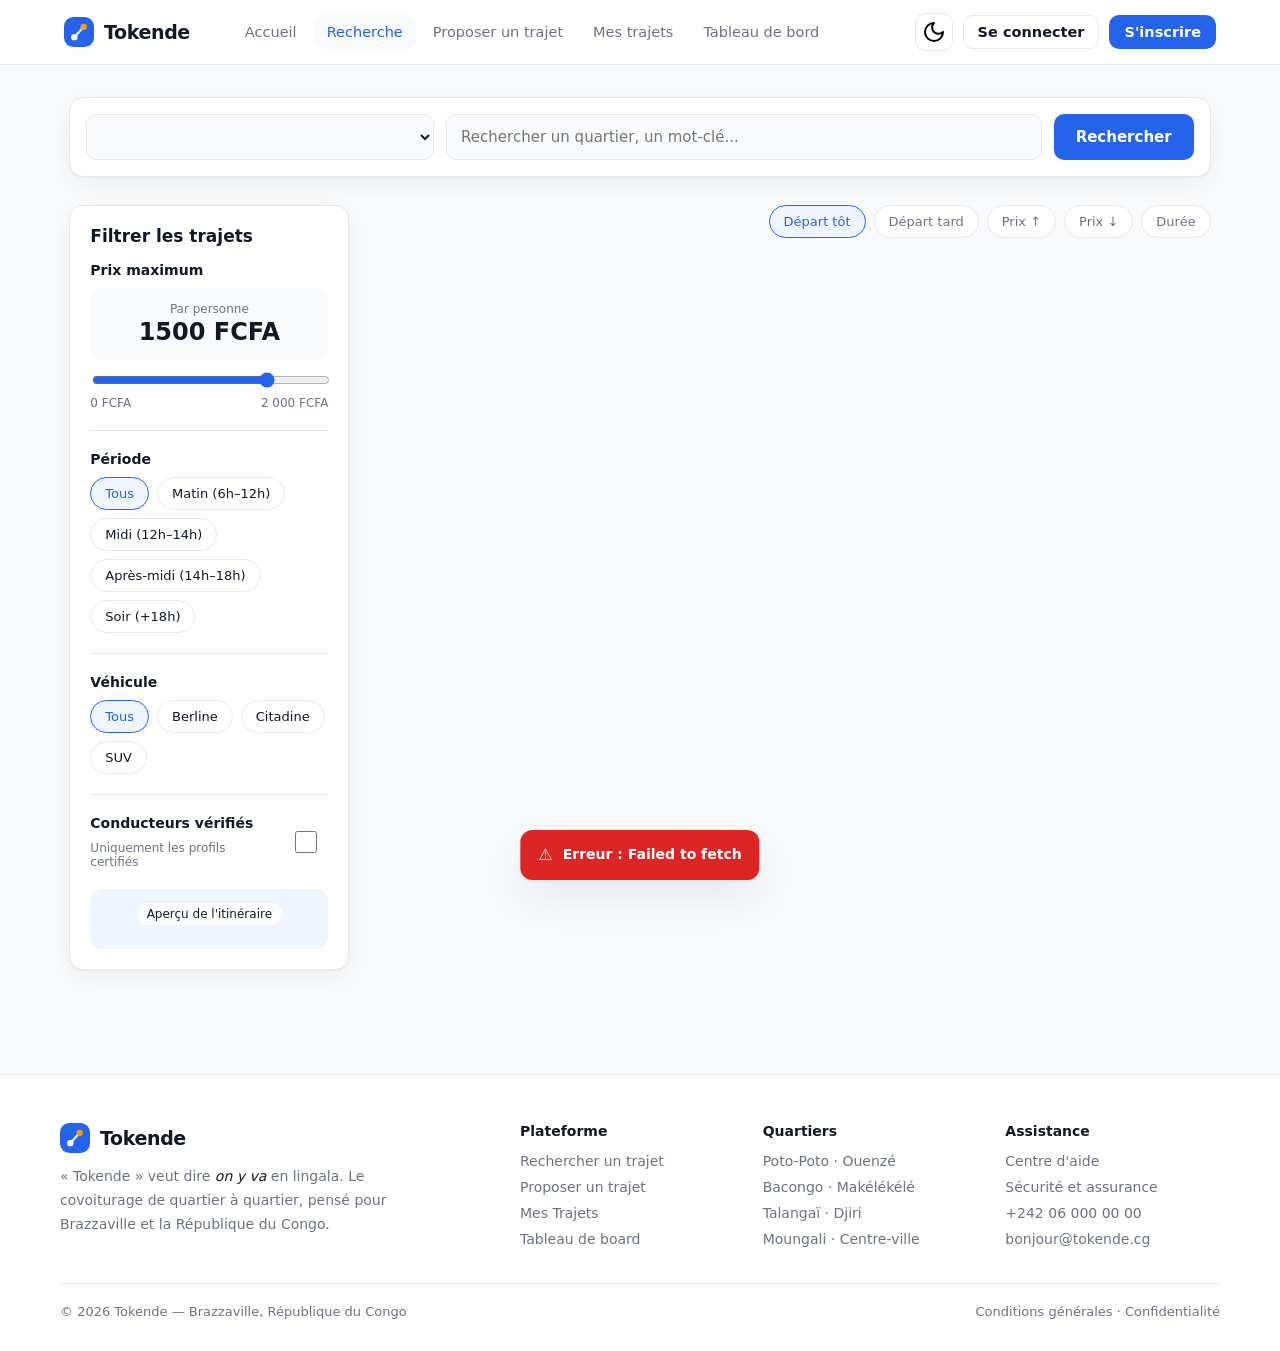
<file: frontend/recherche/recherche.html>
<!doctype html>
<html lang="fr">
  <head>
    <meta charset="UTF-8" />
    <meta name="viewport" content="width=device-width, initial-scale=1.0" />
    <title>BraCovoit — Recherche</title>
    <link rel="stylesheet" href="../layout.css" />
    <link rel="stylesheet" href="recherche.css" />
  </head>
  <body id="page-recherche">
    <header class="site-header">
      <div class="site-header-inner">
        <a
          href="../accueil/index.html"
          class="brand"
          aria-label="Covoiturage — accueil"
        >
          <svg
            width="30"
            height="30"
            viewBox="0 0 32 32"
            fill="none"
            aria-hidden="true"
          >
            <rect width="32" height="32" rx="10" fill="#2563EB"></rect>
            <path
              d="M11 21.5 L21 10.5"
              stroke="#FFFFFF"
              stroke-width="2.4"
              stroke-linecap="round"
              opacity="0.9"
            ></path>
            <circle cx="11" cy="21.5" r="3.4" fill="#FFFFFF"></circle>
            <circle cx="21" cy="10.5" r="3.4" fill="#F59E0B"></circle>
          </svg>
          <span class="brand-name">Tokende</span>
        </a>

        <nav class="nav" aria-label="Navigation principale">
          <a href="../accueil/index.html" class="nav-link" data-nav-link
            >Accueil</a
          >
          <a
            href="../recherche/recherche.html"
            class="nav-link"
            data-nav-link
            aria-current="page"
            >Recherche</a
          >
          <a href="../proposer/proposer.html" class="nav-link" data-nav-link
            >Proposer un trajet</a
          >
          <a
            href="../mes-trajets/mes-trajets.html"
            class="nav-link"
            data-nav-link
            >Mes trajets</a
          >
          <a href="../dashboard/dashboard.html" class="nav-link" data-nav-link
            >Tableau de bord</a
          >
        </nav>

        <div class="spacer"></div>

        <input
          type="checkbox"
          id="theme-toggle"
          class="theme-toggle-input"
        />
        <label for="theme-toggle" class="theme-btn" aria-label="Changer de thème">
          <span aria-hidden="true">
            <img src="../images/moon.svg" alt="" />
          </span>
          <span aria-hidden="true">
            <img src="../images/sun.svg" alt="" />
          </span>
        </label>

        <!-- NE PAS MODIFIER l'id — main.js y affiche l'état de connexion -->
        <div class="header-actions" id="nav-session"></div>

        <label
          for="mobile-menu-toggle"
          class="menu-btn"
          aria-label="Ouvrir le menu"
        >
          <img src="../images/menu.svg" alt="" />
        </label>
      </div>
    </header>

    <input
      type="checkbox"
      id="mobile-menu-toggle"
      class="mobile-menu-toggle-input"
    />
    <label
      for="mobile-menu-toggle"
      class="mobile-nav-backdrop"
      aria-hidden="true"
    ></label>
    <div
      class="mobile-nav-panel"
      role="dialog"
      aria-modal="true"
      aria-label="Menu"
    >
      <div class="mobile-nav-header">
        <span class="mobile-nav-title">Menu</span>
        <label
          for="mobile-menu-toggle"
          class="mobile-nav-close"
          aria-label="Fermer le menu"
        >
          <img src="../images/x.svg" aria-hidden="true" alt="" />
        </label>
      </div>

        <div class="mobile-nav-inner">
          <a href="../accueil/index.html" class="mobile-nav-link" data-nav-link
            >Accueil</a
          >
          <a
            href="../recherche/recherche.html"
            class="mobile-nav-link"
            data-nav-link
            aria-current="page"
            >Recherche</a
          >
          <a
            href="../proposer/proposer.html"
            class="mobile-nav-link"
            data-nav-link
            >Proposer un trajet</a
          >
          <a
            href="../mes-trajets/mes-trajets.html"
            class="mobile-nav-link"
            data-nav-link
            >Mes trajets</a
          >
          <a
            href="../dashboard/dashboard.html"
            class="mobile-nav-link"
            data-nav-link
            >Tableau de bord</a
          >
        </div>

        <p class="mobile-nav-credit">Tokende · covoiturage</p>
      </div>

    <main>
      <!-- =====================================================================
         FILTRES — TODO (Dev FS2)
         Mettre en forme la barre de filtres : sélecteur de quartier de
         départ, champ de recherche libre, bouton de lancement. Layout en
         ligne sur desktop, empilé sur mobile.

         *** NE PAS MODIFIER les id ci-dessous — main.js les utilise ***
         ===================================================================== -->
      <section class="barre-filtres">
        <select id="filtre-depart"></select>
        <input
          type="text"
          id="champ-recherche"
          placeholder="Rechercher un quartier, un mot-clé..."
        />
        <button id="btn-rechercher">Rechercher</button>
      </section>

      <div class="layout-recherche">
        <aside class="sidebar-filtres">
          <h2>Filtrer les trajets</h2>

          <div class="filtre-groupe">
            <span class="filtre-label">Prix maximum</span>
            <div class="prix-card">
              <span class="prix-sous-label">Par personne</span>

              <span class="prix-valeur">1500 FCFA</span>
            </div>
            <input
              type="range"
              min="0"
              max="2000"
              value="1500"
              class="slider-prix"
              aria-label="Prix maximum"
            />
            <div class="slider-bornes">
              <span>0 FCFA</span><span>2 000 FCFA</span>
            </div>
          </div>

          <div class="filtre-groupe">
            <span class="filtre-label">Période</span>
            <div class="pills">
              <button type="button" class="pill pill-active">Tous</button>
              <button type="button" class="pill">Matin (6h–12h)</button>
              <button type="button" class="pill">Midi (12h–14h)</button>
              <button type="button" class="pill">Après-midi (14h–18h)</button>
              <button type="button" class="pill">Soir (+18h)</button>
            </div>
          </div>

          <div class="filtre-groupe">
            <span class="filtre-label">Véhicule</span>
            <div class="pills">
              <button type="button" class="pill pill-active">Tous</button>
              <button type="button" class="pill">Berline</button>

              <button type="button" class="pill">Citadine</button>

              <button type="button" class="pill">SUV</button>
            </div>
          </div>

          <div class="filtre-toggle">
            <div>
              <span class="filtre-label">Conducteurs vérifiés</span>
              <span class="toggle-souslabel"
                >Uniquement les profils certifiés</span
              >
            </div>
            <input
              type="checkbox"
              class="toggle"
              aria-label="Conducteurs vérifiés uniquement"
            />
          </div>

          <div class="mini-carte" aria-hidden="true">
            <span class="mini-carte-tag">Aperçu de l'itinéraire</span>
          </div>
        </aside>

        <div class="contenu-resultats">
          <div class="resultats-entete">
            <span id="nb-resultats" class="nb-resultats"></span>
            <div class="tri-boutons">
              <button type="button" class="tri-btn tri-btn-active">
                Départ tôt
              </button>
              <button type="button" class="tri-btn">Départ tard</button>
              <button type="button" class="tri-btn">Prix ↑</button>
              <button type="button" class="tri-btn">Prix ↓</button>
              <button type="button" class="tri-btn">Durée</button>
            </div>
          </div>

          <!-- =====================================================================
             RÉSULTATS — TODO (Dev FS2)
             main.js remplit ce conteneur avec des cartes .carte-trajet, chacune
             contenant un <h3>, un <p class="heure">, un <p class="conducteur">,
             un <p class="prix">, un <span class="badge badge-dispo|badge-limite|
             badge-complet">, et un lien <a class="btn-voir">. Stylez ces
             éléments (déjà présents dans le HTML généré par main.js — vous ne
             les créez pas ici, vous écrivez le CSS qui les habille).
             Layout : grille responsive (1 colonne mobile, 2-3 colonnes desktop).
             Gérez aussi l'état "aucun résultat" (classe .aucun-resultat).

             *** NE PAS MODIFIER l'id ci-dessous ***
             ===================================================================== -->
          <section id="liste-trajets"></section>
        </div>
      </div>
    </main>

    <div id="erreur-globale" hidden></div>

    <!-- FOOTER — TODO (Dev FS1) : liens utiles, mentions -->
    <footer class="site-footer">
      <div class="footer-inner">
        <div class="footer-top">
          <div class="footer-brand">
            <a
              href="index.html"
              class="brand"
              aria-label="Covoiturage — accueil"
            >
              <svg
                width="30"
                height="30"
                viewBox="0 0 32 32"
                fill="none"
                aria-hidden="true"
              >
                <rect width="32" height="32" rx="10" fill="#2563EB"></rect>
                <path
                  d="M11 21.5 L21 10.5"
                  stroke="#FFFFFF"
                  stroke-width="2.4"
                  stroke-linecap="round"
                  opacity="0.9"
                ></path>
                <circle cx="11" cy="21.5" r="3.4" fill="#FFFFFF"></circle>
                <circle cx="21" cy="10.5" r="3.4" fill="#F59E0B"></circle>
              </svg>
              <span class="brand-name">Tokende</span>
            </a>
            <p class="footer-desc">
              « Tokende » veut dire <em>on y va</em> en lingala. Le covoiturage
              de quartier à quartier, pensé pour Brazzaville et la République du
              Congo.
            </p>
          </div>

          <div class="footer-columns">
            <div class="footer-col">
              <h3 class="footer-heading">Plateforme</h3>
              <ul>
                <li>
                  <a href="../recherche/recherche.html">Rechercher un trajet</a>
                </li>
                <li>
                  <a href="../proposer/proposer.html">Proposer un trajet</a>
                </li>
                <li>
                  <a href="../mes-trajets/mes-trajets.html">Mes Trajets</a>
                </li>
                <li>
                  <a href="../dashboard/dashboard.html">Tableau de board</a>
                </li>
              </ul>
            </div>
            <div class="footer-col">
              <h3 class="footer-heading">Quartiers</h3>
              <ul>
                <li>Poto-Poto · Ouenzé</li>
                <li>Bacongo · Makélékélé</li>
                <li>Talangaï · Djiri</li>
                <li>Moungali · Centre-ville</li>
              </ul>
            </div>
            <div class="footer-col">
              <h3 class="footer-heading">Assistance</h3>
              <ul>
                <li><a href="#">Centre d'aide</a></li>
                <li><a href="#">Sécurité et assurance</a></li>
                <li><a href="tel:+242060000000">+242 06 000 00 00</a></li>
                <li>
                  <a href="mailto:bonjour@tokende.cg">bonjour@tokende.cg</a>
                </li>
              </ul>
            </div>
          </div>
        </div>

        <div class="footer-bottom">
          <p>© 2026 Tokende — Brazzaville, République du Congo</p>
          <p class="footer-legal">
            <a href="#">Conditions générales</a> ·
            <a href="#">Confidentialité</a>
          </p>
        </div>
      </div>
    </footer>

    <!-- NE PAS MODIFIER -->
    <script src="../functions.js"></script>
    <script src="../main.js"></script>
  </body>
</html>
</file>
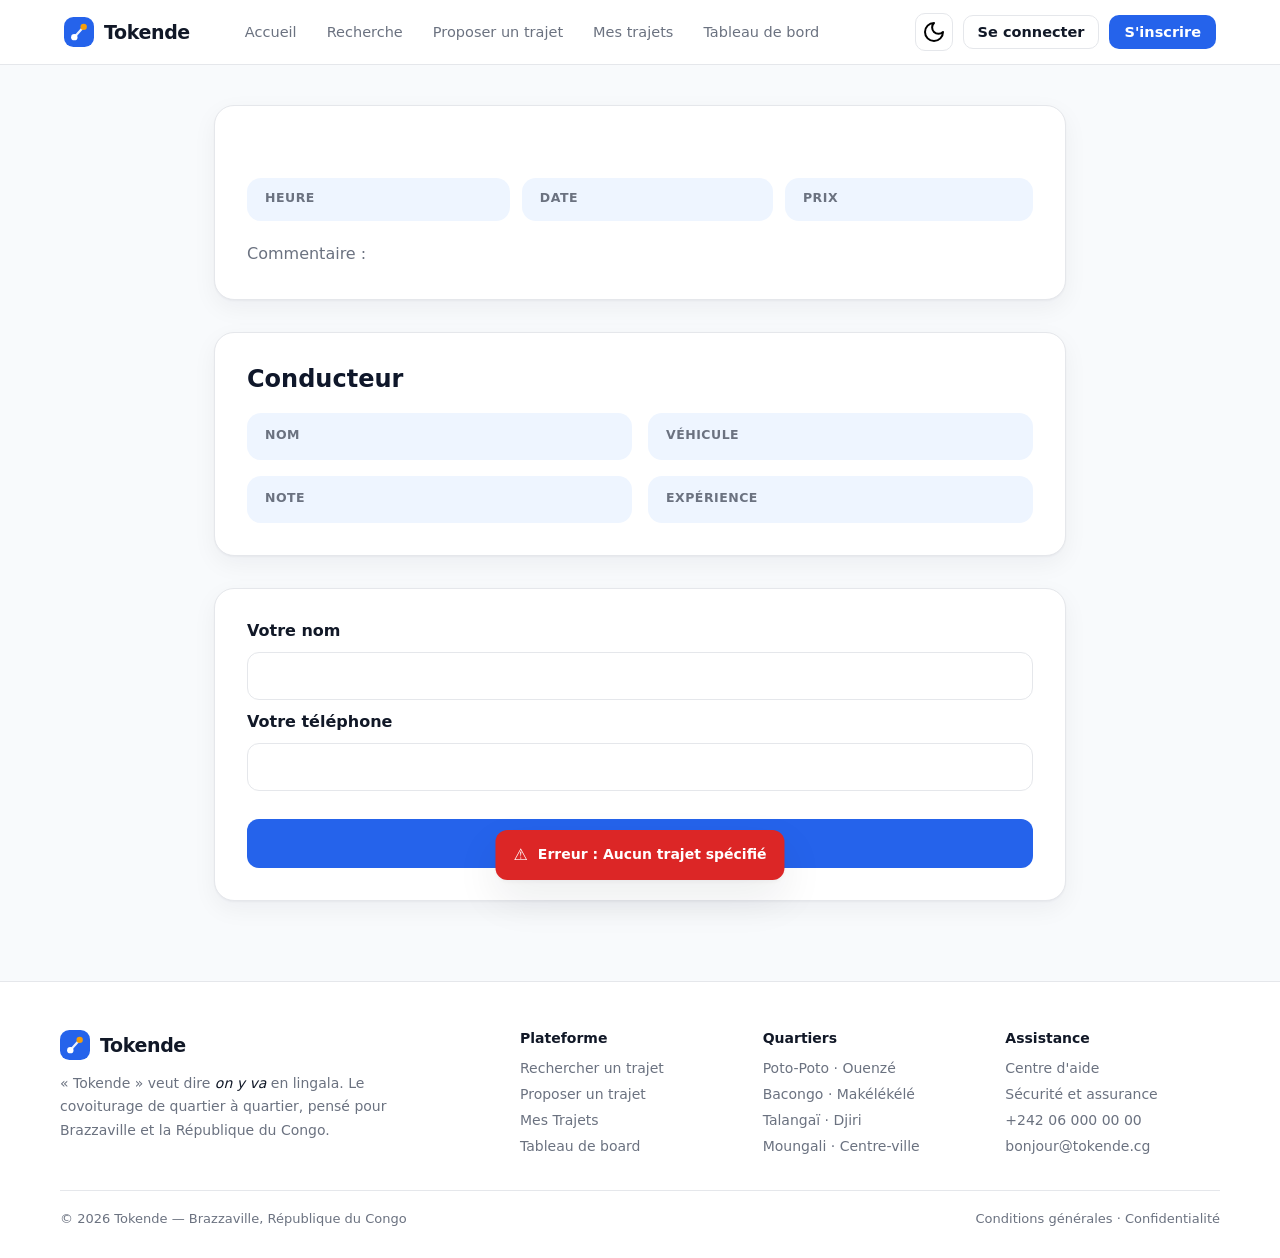
<file: frontend/trajet/trajet.html>
<!doctype html>
<html lang="fr">
  <head>
    <meta charset="UTF-8" />
    <meta name="viewport" content="width=device-width, initial-scale=1.0" />
    <title>BraCovoit — Détail du trajet</title>
    <link rel="stylesheet" href="trajet.css" />
    <link rel="stylesheet" href="../layout.css" />
  </head>
  <body id="page-trajet">
    <!-- NAVIGATION — TODO (Dev FS3) -->

    <header class="site-header">
      <div class="site-header-inner">
        <a
          href="../accueil/index.html"
          class="brand"
          aria-label="Covoiturage — accueil"
        >
          <svg
            width="30"
            height="30"
            viewBox="0 0 32 32"
            fill="none"
            aria-hidden="true"
          >
            <rect width="32" height="32" rx="10" fill="#2563EB"></rect>
            <path
              d="M11 21.5 L21 10.5"
              stroke="#FFFFFF"
              stroke-width="2.4"
              stroke-linecap="round"
              opacity="0.9"
            ></path>
            <circle cx="11" cy="21.5" r="3.4" fill="#FFFFFF"></circle>
            <circle cx="21" cy="10.5" r="3.4" fill="#F59E0B"></circle>
          </svg>
          <span class="brand-name">Tokende</span>
        </a>

        <nav class="nav" aria-label="Navigation principale">
          <a href="../accueil/index.html" class="nav-link" data-nav-link
            >Accueil</a
          >
          <a href="../recherche/recherche.html" class="nav-link" data-nav-link
            >Recherche</a
          >
          <a href="../proposer/proposer.html" class="nav-link" data-nav-link
            >Proposer un trajet</a
          >
          <a
            href="../mes-trajets/mes-trajets.html"
            class="nav-link"
            data-nav-link
            >Mes trajets</a
          >
          <a href="../dashboard/dashboard.html" class="nav-link" data-nav-link
            >Tableau de bord</a
          >
        </nav>

        <div class="spacer"></div>

        <input
          type="checkbox"
          id="theme-toggle"
          class="theme-toggle-input"
        />
        <label for="theme-toggle" class="theme-btn" aria-label="Changer de thème">
          <span aria-hidden="true">
            <img src="../images/moon.svg" alt="" />
          </span>
          <span aria-hidden="true">
            <img src="../images/sun.svg" alt="" />
          </span>
        </label>

        <!-- NE PAS MODIFIER l'id — main.js y affiche l'état de connexion -->
        <div class="header-actions" id="nav-session"></div>

        <label
          for="mobile-menu-toggle"
          class="menu-btn"
          aria-label="Ouvrir le menu"
        >
          <img src="../images/menu.svg" alt="" />
        </label>
      </div>
    </header>

    <input
      type="checkbox"
      id="mobile-menu-toggle"
      class="mobile-menu-toggle-input"
    />
    <label
      for="mobile-menu-toggle"
      class="mobile-nav-backdrop"
      aria-hidden="true"
    ></label>
    <div
      class="mobile-nav-panel"
      role="dialog"
      aria-modal="true"
      aria-label="Menu"
    >
      <div class="mobile-nav-header">
        <span class="mobile-nav-title">Menu</span>
        <label
          for="mobile-menu-toggle"
          class="mobile-nav-close"
          aria-label="Fermer le menu"
        >
          <img src="../images/x.svg" aria-hidden="true" alt="" />
        </label>
      </div>

        <div class="mobile-nav-inner">
          <a href="../accueil/index.html" class="mobile-nav-link" data-nav-link
            >Accueil</a
          >
          <a
            href="../recherche/recherche.html"
            class="mobile-nav-link"
            data-nav-link
            >Recherche</a
          >
          <a
            href="../proposer/proposer.html"
            class="mobile-nav-link"
            data-nav-link
            >Proposer un trajet</a
          >
          <a
            href="../mes-trajets/mes-trajets.html"
            class="mobile-nav-link"
            data-nav-link
            >Mes trajets</a
          >
          <a
            href="../dashboard/dashboard.html"
            class="mobile-nav-link"
            data-nav-link
            >Tableau de bord</a
          >
        </div>

        <p class="mobile-nav-credit">Tokende · covoiturage</p>
      </div>

    <main>
      <!-- =====================================================================
         ENTÊTE TRAJET — TODO (Dev FS3)
         Mettre en forme le titre du trajet, l'heure, la date, le prix, le
         commentaire éventuel et le badge de disponibilité. Le badge reçoit
         dynamiquement une classe parmi badge-dispo / badge-limite /
         badge-complet — prévoyez les 3 styles.

         *** NE PAS MODIFIER les id ci-dessous — main.js les utilise ***
         ===================================================================== -->
      <section class="entete-trajet">
        <div class="entete-trajet-top">
          <h1 id="trajet-titre"></h1>
          <span id="badge-places" class="badge"></span>
        </div>

        <div class="trajet-infos">
          <div class="trajet-info-item">
            <span class="trajet-info-label">Heure</span>
            <span id="trajet-heure" class="trajet-info-valeur"></span>
          </div>
          <div class="trajet-info-item">
            <span class="trajet-info-label">Date</span>
            <span id="trajet-date" class="trajet-info-valeur"></span>
          </div>
          <div class="trajet-info-item">
            <span class="trajet-info-label">Prix</span>
            <span id="trajet-prix" class="trajet-info-valeur"></span>
          </div>
        </div>

        <p class="trajet-commentaire">
          Commentaire : <span id="trajet-commentaire"></span>
        </p>
      </section>

      <!-- =====================================================================
         FICHE CONDUCTEUR — TODO (Dev FS3)
         Mettre en forme l'encart conducteur : nom, véhicule, note,
         expérience. Un visuel type "carte profil" est attendu.

         *** NE PAS MODIFIER les id ci-dessous ***
         ===================================================================== -->
      <section class="fiche-conducteur">
        <h2>Conducteur</h2>
        <div class="conducteur-grille">
          <div class="conducteur-info">
            <span class="conducteur-label">Nom</span>
            <span id="conducteur-nom" class="conducteur-valeur"></span>
          </div>
          <div class="conducteur-info">
            <span class="conducteur-label">Véhicule</span>
            <span id="conducteur-vehicule" class="conducteur-valeur"></span>
          </div>
          <div class="conducteur-info">
            <span class="conducteur-label">Note</span>
            <span id="conducteur-note" class="conducteur-valeur"></span>
          </div>
          <div class="conducteur-info">
            <span class="conducteur-label">Expérience</span>
            <span id="conducteur-trajets" class="conducteur-valeur"></span>
          </div>
        </div>
      </section>

      <!-- =====================================================================
         FORMULAIRE DE RÉSERVATION — TODO (Dev FS3)
         Mettre en forme le formulaire : nom, téléphone, bouton (désactivé
         si trajet complet — main.js gère l'attribut disabled). Si
         l'utilisateur est connecté, les champs nom/téléphone sont
         pré-remplis automatiquement par main.js (mais restent modifiables).

         *** NE PAS MODIFIER les id ci-dessous — main.js les utilise ***
         ===================================================================== -->
      <form id="form-reservation">
        <label for="r-nom">Votre nom</label>
        <input type="text" id="r-nom" />

        <label for="r-tel">Votre téléphone</label>
        <input type="tel" id="r-tel" />

        <button type="submit" id="btn-reserver">Réserver une place</button>
      </form>

      <!-- Zone d'erreurs de validation — TODO (Dev FS3) : mettre en forme la
         liste <ul><li> injectée par main.js en cas de formulaire invalide.
         NE PAS MODIFIER l'id. -->
      <div id="erreurs-form" hidden></div>
    </main>

    <div id="erreur-globale" hidden></div>

    <!-- FOOTER — TODO (Dev FS1) : liens utiles, mentions -->
    <footer class="site-footer">
      <div class="footer-inner">
        <div class="footer-top">
          <div class="footer-brand">
            <a
              href="index.html"
              class="brand"
              aria-label="Covoiturage — accueil"
            >
              <svg
                width="30"
                height="30"
                viewBox="0 0 32 32"
                fill="none"
                aria-hidden="true"
              >
                <rect width="32" height="32" rx="10" fill="#2563EB"></rect>
                <path
                  d="M11 21.5 L21 10.5"
                  stroke="#FFFFFF"
                  stroke-width="2.4"
                  stroke-linecap="round"
                  opacity="0.9"
                ></path>
                <circle cx="11" cy="21.5" r="3.4" fill="#FFFFFF"></circle>
                <circle cx="21" cy="10.5" r="3.4" fill="#F59E0B"></circle>
              </svg>
              <span class="brand-name">Tokende</span>
            </a>
            <p class="footer-desc">
              « Tokende » veut dire <em>on y va</em> en lingala. Le covoiturage
              de quartier à quartier, pensé pour Brazzaville et la République du
              Congo.
            </p>
          </div>

          <div class="footer-columns">
            <div class="footer-col">
              <h3 class="footer-heading">Plateforme</h3>
              <ul>
                <li>
                  <a href="../recherche/recherche.html">Rechercher un trajet</a>
                </li>
                <li>
                  <a href="../proposer/proposer.html">Proposer un trajet</a>
                </li>
                <li>
                  <a href="../mes-trajets/mes-trajets.html">Mes Trajets</a>
                </li>
                <li>
                  <a href="../dashboard/dashboard.html">Tableau de board</a>
                </li>
              </ul>
            </div>
            <div class="footer-col">
              <h3 class="footer-heading">Quartiers</h3>
              <ul>
                <li>Poto-Poto · Ouenzé</li>
                <li>Bacongo · Makélékélé</li>
                <li>Talangaï · Djiri</li>
                <li>Moungali · Centre-ville</li>
              </ul>
            </div>
            <div class="footer-col">
              <h3 class="footer-heading">Assistance</h3>
              <ul>
                <li><a href="#">Centre d'aide</a></li>
                <li><a href="#">Sécurité et assurance</a></li>
                <li><a href="tel:+242060000000">+242 06 000 00 00</a></li>
                <li>
                  <a href="mailto:bonjour@tokende.cg">bonjour@tokende.cg</a>
                </li>
              </ul>
            </div>
          </div>
        </div>

        <div class="footer-bottom">
          <p>© 2026 Tokende — Brazzaville, République du Congo</p>
          <p class="footer-legal">
            <a href="#">Conditions générales</a> ·
            <a href="#">Confidentialité</a>
          </p>
        </div>
      </div>
    </footer>
    <script src="../functions.js"></script>
    <script src="../main.js"></script>
  </body>
</html>
</file>
<file: frontend/layout.css>
/* ==========================================================================
   Feuille de style commune du projet
   Chargée sur toutes les pages : variables de thème, réinitialisation,
   conteneurs de mise en page, boutons, utilitaires.
   Les styles propres à une page vivent dans un fichier <page>.css séparé.
   ========================================================================== */

/* ── Thème (clair / sombre) ────────────────────────────────────────────── */
:root {
  color-scheme: light;
  --header-height: 64px;
  --color-bg: #f8fafc;
  --color-surface: #ffffff;
  --color-surface-alt: #eef5ff;
  --color-card: #ffffff;
  --color-text: #111827;
  --color-text-muted: #6b7280;
  --color-border: #e5e7eb;
  --color-primary: #2563eb;
  --color-primary-dark: #1d4ed8;
  --color-secondary: #60a5fa;
  --color-accent: #f59e0b;
  --color-success: #10b981;
  --color-danger: #dc2626;
  --color-heading-band: #0f172a;
  --shadow-sm:
    0 1px 2px rgba(17, 24, 39, 0.04), 0 8px 24px rgba(17, 24, 39, 0.05);
  --shadow-lg:
    0 2px 4px rgba(17, 24, 39, 0.04), 0 18px 44px rgba(17, 24, 39, 0.08);
}

:root:has(#theme-toggle:checked) {
  color-scheme: dark;
  --color-bg: #0f172a;
  --color-surface: #1e293b;
  --color-surface-alt: #1b2740;
  --color-card: #273449;
  --color-text: #f8fafc;
  --color-text-muted: #cbd5e1;
  --color-border: #334155;
  --color-danger: #f87171;
  --color-heading-band: #0b1220;
  --shadow-sm: 0 1px 2px rgba(0, 0, 0, 0.3), 0 8px 24px rgba(0, 0, 0, 0.28);
  --shadow-lg: 0 2px 6px rgba(0, 0, 0, 0.35), 0 18px 44px rgba(0, 0, 0, 0.4);
}

/* ── Bouton de thème : affiche la lune en clair, le soleil en sombre ────── */
.theme-btn > span {
  display: none;
}
.theme-btn > span:first-child {
  display: block;
}
:root:has(#theme-toggle:checked) .theme-btn > span:first-child {
  display: none;
}
:root:has(#theme-toggle:checked) .theme-btn > span:last-child {
  display: block;
}

/* ── Icônes des boutons : blanches en mode sombre (SVG stroke="currentColor"
   chargés via <img>, currentColor n'hérite pas de la page — on inverse) ──── */
:root:has(#theme-toggle:checked) .theme-btn img,
:root:has(#theme-toggle:checked) .menu-btn img,
:root:has(#theme-toggle:checked) .mobile-nav-close img {
  filter: invert(1);
}

html,
body {
  height: 100%;
}

body {
  display: flex;
  flex-direction: column;
}

main {
  flex: 1 0 auto;
}

/* ── En-tête ────────────────────────────────────────────────────────────── */
.site-header {
  position: sticky;
  top: 0;
  z-index: 60;
  background: var(--color-surface);
  border-bottom: 1px solid var(--color-border);
}
.site-header-inner {
  max-width: 1200px;
  margin: 0 auto;
  padding: 11px 24px;
  height: var(--header-height);
  display: flex;
  align-items: center;
  gap: 10px;
}
.brand {
  display: flex;
  align-items: center;
  gap: 10px;
  flex: 0 0 auto;
}
.brand-name {
  font-weight: 700;
  font-size: 19px;
  letter-spacing: -0.02em;
  color: var(--color-text);
}
.spacer {
  flex: 1;
}

.nav {
  display: none;
  align-items: center;
  gap: 4px;
  padding-left: 2rem;
}
.nav-link {
  padding: 9px 13px;
  border-radius: 10px;
  font-size: 14.5px;
  font-weight: 500;
  color: var(--color-text-muted);
}
.nav-link:hover {
  color: var(--color-text);
  background: var(--color-bg);
}
.nav-link[aria-current="page"] {
  color: var(--color-primary);
  background: var(--color-bg);
}

.header-actions {
  display: none;
  align-items: center;
  gap: 8px;
}

@media (min-width: 960px) {
  .nav {
    display: flex;
  }
  .header-actions {
    display: flex;
  }
}

.mobile-menu-toggle-input,
.theme-toggle-input {
  position: absolute;
  width: 1px;
  height: 1px;
  padding: 0;
  margin: -1px;
  overflow: hidden;
  clip: rect(0, 0, 0, 0);
  white-space: nowrap;
  border: 0;
}

.menu-btn {
  width: 38px;
  height: 38px;
  border-radius: 10px;
  border: 1px solid var(--color-border);
  display: flex;
  align-items: center;
  justify-content: center;
  color: var(--color-text);
  cursor: pointer;
}

.theme-btn {
  width: 38px;
  height: 38px;
  border-radius: 10px;
  border: 1px solid var(--color-border);
  display: flex;
  align-items: center;
  justify-content: center;
  color: var(--color-text);
  cursor: pointer;
}

@media (min-width: 960px) {
  .menu-btn {
    display: none;
  }
}

/* ── Panneau menu mobile ────────────────────────────────────────────────── */
.mobile-nav-backdrop {
  display: none;
  position: fixed;
  inset: 0;
  z-index: 80;
  background: rgba(15, 23, 42, 0.4);
  cursor: default;
}
.mobile-menu-toggle-input:checked ~ .mobile-nav-backdrop {
  display: block;
}

.mobile-nav-panel {
  display: none;
  position: fixed;
  top: 0;
  right: 0;
  bottom: 0;
  z-index: 81;
  width: min(86vw, 330px);
  background: var(--color-surface);
  border-left: 1px solid var(--color-border);
  padding: 22px;
  flex-direction: column;
  gap: 6px;
  animation: fade-in 0.2s ease both;
}
.mobile-menu-toggle-input:checked ~ .mobile-nav-panel {
  display: flex;
}

.mobile-nav-inner {
  display: flex;
  flex-direction: column;
  gap: 24px;
  flex: 1;
}

.mobile-nav-header {
  display: flex;
  align-items: center;
  justify-content: space-between;
  margin-bottom: 14px;
}
.mobile-nav-title {
  font-weight: 700;
  font-size: 17px;
  color: var(--color-text);
}
.mobile-nav-close {
  width: 36px;
  height: 36px;
  border-radius: 10px;
  border: 1px solid var(--color-border);
  display: flex;
  align-items: center;
  justify-content: center;
  color: var(--color-text);
  cursor: pointer;
}
.mobile-nav-link {
  padding: 14px;
  border-radius: 12px;
  font-weight: 600;
  font-size: 15px;
  color: var(--color-text);
}
.mobile-nav-link:hover {
  background: var(--color-bg);
}
.mobile-nav-link[aria-current="page"] {
  color: var(--color-primary);
}
.mobile-nav-credit {
  font-size: 12.5px;
  color: var(--color-text-muted);
  text-align: center;
  margin-top: 10px;
}

@media (min-width: 960px) {
  .mobile-nav-backdrop,
  .mobile-nav-panel {
    display: none !important;
  }
}

/* ── État de session (injecté par main.js dans .header-actions) ────────── */
#nav-session {
  gap: 10px;
  font-size: 14.5px;
  color: var(--color-text-muted);
}

#nav-session a {
  padding: 8px 14px;
  border-radius: 10px;
  font-weight: 600;
  color: var(--color-text);
  border: 1px solid var(--color-border);
}
#nav-session a:hover {
  background: var(--color-bg);
}
#nav-session a:last-of-type {
  background: var(--color-primary);
  color: #fff;
  border-color: transparent;
}
#nav-session a:last-of-type:hover {
  background: var(--color-primary-dark);
}

#nav-session #btn-deconnexion {
  padding: 8px 14px;
  border-radius: 10px;
  font-weight: 600;
  color: #fff;
  background: var(--color-primary);
}
#nav-session #btn-deconnexion:hover {
  background: var(--color-primary-dark);
}

/* ── Footer ──────────────────────────────────────────────────────────────── */
.site-footer {
  border-top: 1px solid var(--color-border);
  background: var(--color-surface);
  margin-top: 40px;
}
.footer-inner {
  max-width: 1200px;
  margin: 0 auto;
  padding: 48px 20px 32px;
}

.footer-top {
  display: grid;
  grid-template-columns: 1fr;
  gap: 32px;
}
@media (min-width: 768px) {
  .footer-top {
    grid-template-columns: 1.2fr 2fr;
    gap: 40px;
  }
}

.footer-brand .brand {
  margin-bottom: 12px;
}
.footer-desc {
  font-size: 14px;
  line-height: 1.7;
  color: var(--color-text-muted);
  max-width: 340px;
  margin: 0;
}
.footer-desc em {
  font-style: italic;
  color: var(--color-text);
}

.footer-columns {
  display: grid;
  grid-template-columns: 1fr;
  gap: 28px;
}
@media (min-width: 560px) {
  .footer-columns {
    grid-template-columns: repeat(3, 1fr);
  }
}

.footer-heading {
  font-size: 14px;
  font-weight: 700;
  color: var(--color-text);
  margin: 0 0 14px;
}
.footer-col ul {
  list-style: none;
  margin: 0;
  padding: 0;
  display: flex;
  flex-direction: column;
  gap: 10px;
}
.footer-col li {
  font-size: 14px;
  color: var(--color-text-muted);
}
.footer-col a {
  color: var(--color-text-muted);
}
.footer-col a:hover {
  color: var(--color-primary);
}

.footer-bottom {
  margin-top: 36px;
  padding-top: 20px;
  border-top: 1px solid var(--color-border);
  display: flex;
  flex-direction: column;
  gap: 8px;
  font-size: 13px;
  color: var(--color-text-muted);
}
.footer-bottom p {
  margin: 0;
}
@media (min-width: 640px) {
  .footer-bottom {
    flex-direction: row;
    align-items: center;
    justify-content: space-between;
  }
}
.footer-legal a {
  color: var(--color-text-muted);
}
.footer-legal a:hover {
  color: var(--color-primary);
}

/* ── Réinitialisation & base ───────────────────────────────────────────── */
*,
*::before,
*::after {
  box-sizing: border-box;
}

[hidden] {
  display: none !important;
}

html,
body {
  margin: 0;
  padding: 0;
  background: var(--color-bg);
  color: var(--color-text);
}

body {
  font-family: "Plus Jakarta Sans", system-ui, sans-serif;
  -webkit-font-smoothing: antialiased;
  scroll-behavior: smooth;
}

input,
select,
textarea,
button {
  font-family: inherit;
}
button {
  border: none;
  background: none;
  padding: 0;
  color: inherit;
  font: inherit;
  cursor: pointer;
}

a {
  color: var(--color-primary);
  text-decoration: none;
}
a:hover {
  color: var(--color-primary-dark);
}

h1,
h2,
h3 {
  font-family:
    "Bricolage Grotesque", "Plus Jakarta Sans", system-ui, sans-serif;
  font-weight: 700;
}

img {
  max-width: 100%;
  display: block;
}

/* ── Conteneurs de mise en page partagés ───────────────────────────────── */
.container {
  max-width: 1200px;
  margin: 0 auto;
  padding: 0 24px;
}
.section {
  max-width: 1200px;
  margin: 0 auto;
  padding: 88px 24px 0;
}

/* ── Boutons ────────────────────────────────────────────────────────────── */
.btn {
  display: inline-flex;
  align-items: center;
  justify-content: center;
  gap: 9px;
  padding: 9px 20px;
  border-radius: 12px;
  font-weight: 600;
  font-size: 15px;
  transition: background 0.15s;
  border: 1px solid transparent;
}
.btn-block {
  width: 100%;
}
.btn-primary {
  background: var(--color-primary);
  color: #fff;
}
.btn-primary:hover {
  background: var(--color-primary-dark);
}
.btn-ghost {
  border-color: var(--color-border);
  color: var(--color-text);
}
.btn-ghost:hover {
  background: var(--color-bg);
}
.btn-outline {
  border-color: rgba(255, 255, 255, 0.28);
  color: #fff;
}
.btn-outline:hover {
  background: rgba(255, 255, 255, 0.08);
}
.btn-white {
  background: #fff;
  color: var(--color-heading-band);
}
.btn-white:hover {
  background: #f0f0f0;
}

@keyframes fade-in {
  from {
    opacity: 0;
  }
  to {
    opacity: 1;
  }
}
@keyframes toast-in {
  from {
    opacity: 0;
    transform: translate(-50%, 8px);
  }
  to {
    opacity: 1;
    transform: translate(-50%, 0);
  }
}

/* ── Utilitaires génériques ─────────────────────────────────────────────── */
.visually-hidden {
  position: absolute;
  width: 1px;
  height: 1px;
  padding: 0;
  margin: -1px;
  overflow: hidden;
  clip: rect(0, 0, 0, 0);
  white-space: nowrap;
  border: 0;
}
.text-muted {
  color: var(--color-text-muted);
}

/* ── Bandeau d'erreur globale (rempli par main.js) ──────────────────────── */
#erreur-globale {
  position: fixed;
  left: 50%;
  bottom: 20px;
  transform: translateX(-50%);
  z-index: 100;
  display: flex;
  align-items: center;
  gap: 10px;
  max-width: min(92vw, 420px);
  padding: 14px 18px;
  border-radius: 12px;
  background: var(--color-danger);
  color: #fff;
  font-size: 14px;
  font-weight: 600;
  line-height: 1.4;
  box-shadow: var(--shadow-lg);
  animation: toast-in 0.2s ease both;
}
#erreur-globale::before {
  content: "⚠";
  flex: 0 0 auto;
  font-size: 16px;
}
</file>
<file: frontend/confirmation/confirmation.css>
/* ── Page de confirmation ───────────────────────────────────────────────── */
.confirmation-main {
  max-width: 780px;
  margin: 0 auto;
  padding: 56px 24px 24px;
}

/* ── Cadre de succès ────────────────────────────────────────────────────── */
.bloc-confirmation {
  position: relative;
  overflow: hidden;
  text-align: center;
  background: var(--color-surface);
  border: 1px solid var(--color-border);
  border-radius: 24px;
  padding: 52px 28px 44px;
  box-shadow: var(--shadow-lg);
}

/* Halo vert diffus derrière l'icône */
.bloc-confirmation::after {
  content: "";
  position: absolute;
  top: -120px;
  left: 50%;
  width: 320px;
  height: 240px;
  transform: translateX(-50%);
  background: radial-gradient(
    closest-side,
    rgba(16, 185, 129, 0.16),
    transparent
  );
  pointer-events: none;
}

/* Le contenu passe au-dessus du halo décoratif */
.bloc-confirmation > * {
  position: relative;
  z-index: 1;
}

.confirmation-icone {
  display: inline-flex;
  align-items: center;
  justify-content: center;
  width: 72px;
  height: 72px;
  border-radius: 50%;
  background: var(--color-success);
  box-shadow: 0 0 0 10px rgba(16, 185, 129, 0.14);
  margin-bottom: 22px;
  animation: confirmation-pop 0.4s cubic-bezier(0.34, 1.56, 0.64, 1) both;
}
.confirmation-icone img {
  width: 34px;
  height: 34px;
  filter: brightness(0) invert(1);
}

.bloc-confirmation h1 {
  font-size: clamp(28px, 4.5vw, 38px);
  font-weight: 800;
  letter-spacing: -0.02em;
  line-height: 1.15;
  color: var(--color-text);
  margin: 0 0 12px;
}

/* Message injecté par main.js (?msg=) */
#confirmation-message {
  max-width: 460px;
  margin: 0 auto;
  font-size: 16px;
  line-height: 1.7;
  color: var(--color-text-muted);
}
#confirmation-message:empty {
  display: none;
}

/* ── Prochaines étapes ──────────────────────────────────────────────────── */
.prochaines-etapes {
  margin-top: 48px;
}
.prochaines-etapes h2 {
  font-size: 20px;
  font-weight: 700;
  letter-spacing: -0.01em;
  color: var(--color-text);
  margin: 0 0 18px;
}

.etapes-grille {
  display: flex;
  flex-direction: column;
  gap: 12px;
}

.carte-etape {
  display: flex;
  align-items: center;
  gap: 14px;
  padding: 18px;
  border: 1px solid var(--color-border);
  border-radius: 16px;
  background: var(--color-surface);
  box-shadow: var(--shadow-sm);
  color: var(--color-text);
  transition:
    border-color 0.15s,
    box-shadow 0.15s,
    transform 0.15s;
}
.carte-etape:hover {
  color: var(--color-text);
  border-color: var(--color-primary);
  box-shadow: var(--shadow-lg);
  transform: translateY(-2px);
}
.carte-etape:focus-visible {
  outline: 2px solid var(--color-primary);
  outline-offset: 3px;
}

.carte-etape-icone {
  flex: 0 0 auto;
  display: flex;
  align-items: center;
  justify-content: center;
  width: 42px;
  height: 42px;
  border-radius: 12px;
  background: var(--color-surface-alt);
}
.carte-etape-icone img {
  width: 20px;
  height: 20px;
  opacity: 0.75;
}
:root:has(#theme-toggle:checked) .carte-etape-icone img {
  filter: invert(1);
}

.carte-etape-texte {
  display: flex;
  flex-direction: column;
  gap: 3px;
  min-width: 0;
}
.carte-etape-titre {
  font-size: 15.5px;
  font-weight: 700;
  color: var(--color-text);
}
.carte-etape-sous {
  font-size: 13.5px;
  line-height: 1.5;
  color: var(--color-text-muted);
}

.carte-etape-fleche {
  flex: 0 0 auto;
  margin-left: auto;
  color: var(--color-text-muted);
  transition:
    transform 0.15s,
    color 0.15s;
}
.carte-etape:hover .carte-etape-fleche {
  color: var(--color-primary);
  transform: translateX(3px);
}

/* Carte mise en avant : l'étape la plus utile après une réservation */
.carte-etape-primaire {
  border-color: var(--color-primary);
  background: var(--color-surface-alt);
}
.carte-etape-primaire .carte-etape-icone {
  background: var(--color-primary);
}
.carte-etape-primaire .carte-etape-icone img {
  opacity: 1;
  filter: brightness(0) invert(1);
}
:root:has(#theme-toggle:checked) .carte-etape-primaire .carte-etape-icone img {
  filter: brightness(0) invert(1);
}
.carte-etape-primaire .carte-etape-fleche {
  color: var(--color-primary);
}

/* ── Écrans larges : les 3 étapes côte à côte ───────────────────────────── */
@media (min-width: 720px) {
  .etapes-grille {
    flex-direction: row;
  }
  .carte-etape {
    flex: 1 1 0;
    flex-direction: column;
    align-items: flex-start;
    gap: 12px;
    padding: 22px 20px;
  }
  .carte-etape-fleche {
    margin-left: 0;
  }
}

/* ── Animations ─────────────────────────────────────────────────────────── */
@keyframes confirmation-pop {
  from {
    opacity: 0;
    transform: scale(0.6);
  }
  to {
    opacity: 1;
    transform: scale(1);
  }
}

@media (prefers-reduced-motion: reduce) {
  .confirmation-icone {
    animation: none;
  }
  .carte-etape,
  .carte-etape-fleche {
    transition: none;
  }
  .carte-etape:hover {
    transform: none;
  }
  .carte-etape:hover .carte-etape-fleche {
    transform: none;
  }
}
</file>
<file: frontend/dashboard/dashboard.css>
main {
  max-width: 1200px;
  margin: 0 auto;
  padding: 32px 24px 64px;
}

main h2 {
  margin: 36px 0 14px;

  font-size: 19px;
}

/* Cartes indicateurs */

.grille-indicateurs {
  display: grid;

  grid-template-columns: 1fr;
  gap: 16px;
}

@media (min-width: 600px) {
  .grille-indicateurs {
    grid-template-columns: repeat(2, 1fr);
  }
}

@media (min-width: 900px) {
  .grille-indicateurs {
    grid-template-columns: repeat(3, 1fr);
  }
}

@media (min-width: 1150px) {
  .grille-indicateurs {
    grid-template-columns: repeat(5, 1fr);
  }
}

.carte-indicateur {
  background: var(--color-surface);
  border: 1px solid var(--color-border);

  border-radius: 14px;
  padding: 18px;

  box-shadow: var(--shadow-sm);
}

.carte-indicateur .label {
  margin: 0 0 6px;
  font-size: 13px;
  color: var(--color-text-muted);
}

.carte-indicateur .valeur {
  margin: 0;
  font-size: 26px;
  font-weight: 700;
  color: var(--color-primary);
}

/* Top 3 conducteurs (classement)  */
#d-top-conducteurs {
  list-style: none;
  margin: 0;
  padding: 0;
  display: flex;
  flex-direction: column;
  gap: 10px;
}

#d-top-conducteurs li {
  display: flex;
  align-items: center;

  gap: 14px;
  background: var(--color-surface);

  border: 1px solid var(--color-border);
  border-radius: 12px;
  padding: 12px 16px;
}

/* #d-top-conducteurs li::before {
  counter-increment: rang;
  content: counter(rang);
  display: flex;
  align-items: center;
  justify-content: center;

  flex-shrink: 0;
  width: 28px;
  height: 28px;

  border-radius: 50%;
  background: var(--color-primary);
  color: #fff;
  font-weight: 700;
  font-size: 13px;
} */

#d-top-conducteurs {
  counter-reset: rang;
}

/* Trajet vedette  */
#d-trajet-top {
  background: var(--color-surface-alt);
  border: 1px solid var(--color-border);

  border-radius: 12px;
  padding: 18px;
  font-weight: 600;
}

/* Tableau par quartier  */
table {
  width: 100%;
  border-collapse: collapse;

  background: var(--color-surface);
  border: 1px solid var(--color-border);

  border-radius: 12px;
  overflow: hidden;
}

th,
td {
  text-align: left;
  padding: 12px 16px;
  font-size: 14px;
}

thead th {
  background: var(--color-surface-alt);

  font-weight: 600;
  color: var(--color-text-muted);
}

tbody tr:nth-child(even) {
  background: var(--color-bg);
}

tbody tr:not(:last-child) td {
  border-bottom: 1px solid var(--color-border);
}

/* #erreur-globale {
  max-width: 1200px;
  margin: 24px auto 0;
  padding: 16px 18px;
  border: 1px solid var(--color-danger);
  border-radius: 16px;
  background: rgba(248, 113, 113, 0.12);
  color: var(--color-danger);
  font-weight: 600;
} */

@media (max-width: 600px) {
  table {
    display: block;
    overflow-x: auto;

    white-space: nowrap;
  }
}
</file>
<file: frontend/inscription/inscription.css>
/* ── Page d'inscription ─────────────────────────────────────────────────── */
.retour-accueil {
  display: inline-block;
  margin: 20px 24px 0;
  font-size: 14px;
  font-weight: 600;
  color: var(--color-text-muted);
}
.retour-accueil:hover {
  color: var(--color-primary);
}

.auth-main {
  display: flex;
  justify-content: center;
  align-items: center;
  padding: 64px 20px;
}

.auth-card {
  width: 100%;
  max-width: 420px;
  background: var(--color-surface);
  border: 1px solid var(--color-border);
  border-radius: 20px;
  padding: 32px 28px;
  box-shadow: var(--shadow-sm);
}

.auth-title {
  font-size: 26px;
  font-weight: 800;
  letter-spacing: -0.02em;
  color: var(--color-text);
  margin: 0 0 8px;
}
.auth-subtitle {
  font-size: 14.5px;
  line-height: 1.6;
  color: var(--color-text-muted);
  margin: 0 0 28px;
}

/* ── Formulaire ─────────────────────────────────────────────────────────── */
.auth-form {
  display: flex;
  flex-direction: column;
  gap: 18px;
}
.form-field {
  display: flex;
  flex-direction: column;
  gap: 6px;
}
.form-field label {
  font-size: 13px;
  font-weight: 600;
  color: var(--color-text);
}
.form-field input {
  padding: 12px 14px;
  border: 1px solid var(--color-border);
  border-radius: 10px;
  background: var(--color-bg);
  color: var(--color-text);
  font: inherit;
  outline: 0;
}

.form-field input::placeholder {
  color: var(--color-text-muted);
  opacity: 0.3;
}

.form-field input:focus {
  border-color: var(--color-primary);
  box-shadow: 0 0 0 3px rgba(37, 99, 235, 0.15);
}
.form-field input::placeholder {
  color: var(--color-text-muted);
  opacity: 0.6;
}

.auth-form .btn {
  margin-top: 6px;
}

/* ── Erreurs de validation (liste injectée par main.js) ─────────────────── */
.form-errors {
  margin-top: 18px;
  padding: 14px 16px;
  border-radius: 12px;
  background: rgba(220, 38, 38, 0.1);
  border: 1px solid var(--color-danger);
}

:root:has(#theme-toggle:checked) .form-errors {
  background: rgba(248, 113, 113, 0.12);
}
.form-errors ul {
  margin: 0;
  padding: 0 0 0 18px;
  display: flex;
  flex-direction: column;
  gap: 4px;
}
.form-errors li {
  font-size: 13.5px;
  color: var(--color-danger);
}

/* ── Lien vers la connexion ─────────────────────────────────────────────── */
.auth-switch {
  margin-top: 24px;
  text-align: center;
  font-size: 13.5px;
  color: var(--color-text-muted);
}
.auth-switch a {
  font-weight: 600;
  color: var(--color-primary);
}
.auth-switch a:hover {
  color: var(--color-primary-dark);
}
</file>
<file: frontend/login/login.css>
/* ── Page de connexion ──────────────────────────────────────────────────── */
.retour-accueil {
  display: inline-block;
  margin: 20px 24px 0;
  font-size: 14px;
  font-weight: 600;
  color: var(--color-text-muted);
}
.retour-accueil:hover {
  color: var(--color-primary);
}

.auth-main {
  display: flex;
  justify-content: center;
  align-items: center;
  padding: 64px 20px;
}

.auth-card {
  width: 100%;
  max-width: 420px;
  background: var(--color-surface);
  border: 1px solid var(--color-border);
  border-radius: 20px;
  padding: 32px 28px;
  box-shadow: var(--shadow-sm);
}

.auth-title {
  font-size: 26px;
  font-weight: 800;
  letter-spacing: -0.02em;
  color: var(--color-text);
  margin: 0 0 8px;
}
.auth-subtitle {
  font-size: 14.5px;
  line-height: 1.6;
  color: var(--color-text-muted);
  margin: 0 0 28px;
}

/* ── Formulaire ─────────────────────────────────────────────────────────── */
.auth-form {
  display: flex;
  flex-direction: column;
  gap: 18px;
}
.form-field {
  display: flex;
  flex-direction: column;
  gap: 6px;
}
.form-field label {
  font-size: 13px;
  font-weight: 600;
  color: var(--color-text);
}
.form-field input {
  padding: 12px 14px;
  border: 1px solid var(--color-border);
  border-radius: 10px;
  background: var(--color-bg);
  color: var(--color-text);
  font: inherit;
  outline: 0;
}

.form-field input:focus {
  border-color: var(--color-primary);
  box-shadow: 0 0 0 3px rgba(37, 99, 235, 0.15);
}
.form-field input::placeholder {
  color: var(--color-text-muted);
  opacity: 0.3;
}

.auth-form .btn {
  margin-top: 6px;
}

/* ── Erreurs de validation (liste injectée par main.js) ─────────────────── */
.form-errors {
  margin-top: 18px;
  padding: 14px 16px;
  border-radius: 12px;
  background: rgba(220, 38, 38, 0.1);
  border: 1px solid var(--color-danger);
}

:root:has(#theme-toggle:checked) .form-errors {
  background: rgba(248, 113, 113, 0.12);
}
.form-errors ul {
  margin: 0;
  padding: 0 0 0 18px;
  display: flex;
  flex-direction: column;
  gap: 4px;
}
.form-errors li {
  font-size: 13.5px;
  color: var(--color-danger);
}

/* ── Lien vers l'inscription ────────────────────────────────────────────── */
.auth-switch {
  margin-top: 24px;
  text-align: center;
  font-size: 13.5px;
  color: var(--color-text-muted);
}
.auth-switch a {
  font-weight: 600;
  color: var(--color-primary);
}
.auth-switch a:hover {
  color: var(--color-primary-dark);
}
</file>
<file: frontend/mes-trajets/mes-trajets.css>
/* Barre de recherche et filtres  */
main {
  padding: 2rem;
}
.barre-recherche-tel {
  max-width: 1200px;
  margin: 40px auto;
  padding: 10px 24px;

  display: flex;
  align-items: center;
  gap: 16px;

  background: var(--color-card);
  border: 1px solid var(--color-border);
  border-radius: 20px;

  box-shadow: var(--shadow-sm);
}

.barre-recherche-tel input,
.barre-recherche-tel select {
  /* height: 52px; */
  padding: 1rem 18px;

  border: 1px solid var(--color-border);
  border-radius: 14px;

  background: var(--color-surface);
  color: var(--color-text);

  font-size: 15px;
  transition:
    border-color 0.2s ease,
    box-shadow 0.2s ease;
}

.barre-recherche-tel input {
  margin-right: auto;
}

.barre-recherche-tel input::placeholder {
  color: var(--color-text-muted);
}

.barre-recherche-tel input:focus,
.barre-recherche-tel select:focus {
  outline: none;
  border-color: var(--color-primary);
  box-shadow: 0 0 0 4px rgba(37, 99, 235, 0.12);
}

.barre-recherche-tel button {
  /* height: 52px; */
  padding: 1rem 28px;

  border-radius: 12px;
  background: var(--color-primary);
  color: white;

  font-weight: 700;
  transition:
    transform 0.2s ease,
    background 0.2s ease;
}

.barre-recherche-tel button:hover {
  background: var(--color-primary-dark);
  transform: translateY(-2px);
}

/*  Total dépensé  */

.total-depense {
  max-width: 1200px;
  margin: 0 auto 40px;
  padding: 28px 32px;

  display: flex;
  justify-content: space-between;
  align-items: center;

  background: linear-gradient(
    135deg,
    var(--color-primary),
    var(--color-primary-dark)
  );
  color: #fff;

  border-radius: 20px;
  border: 1px solid var(--color-border);
  box-shadow: var(--shadow-sm);

  font-size: 18px;
  font-weight: 500;
}

.total-depense strong {
  font-size: 32px;
  font-weight: 800;
  letter-spacing: -0.5px;
  color: #ffffff;
}

/*  Liste des réservations  */

#mt-liste {
  max-width: 1200px;
  margin: 0 auto;
  padding: 0 24px;

  display: grid;
  grid-template-columns: repeat(3, 1fr);
  gap: 24px;
}

#mt-liste > p {
  grid-column: 1 / -1;
  padding: 48px 24px;
  background: var(--color-card);
  border: 1px dashed var(--color-border);
  border-radius: 20px;
  text-align: center;
  color: var(--color-text-muted);
  font-size: 16px;
  box-shadow: var(--shadow-sm);
}

/*  Carte réservation générée par main.js  */

.carte-reservation {
  padding: 28px;
  overflow: hidden;

  background: var(--color-card);
  border: 1px solid var(--color-border);
  border-radius: 16px;

  box-shadow: var(--shadow-sm);

  display: flex;
  flex-direction: column;
  gap: 14px;

  transition:
    transform 0.2s ease,
    box-shadow 0.2s ease;
}

.carte-reservation::before {
  content: "";

  display: block;
  width: 48px;
  height: 4px;

  margin-bottom: 16px;
  border-radius: 999px;
  background: var(--color-primary);
}

.carte-reservation:hover {
  transform: translateY(-3px);
  box-shadow: var(--shadow-lg);
}

.carte-reservation h3 {
  margin: 0;
  font-size: 20px;
  color: var(--color-heading-band);
  letter-spacing: -0.3px;
}

.carte-reservation p {
  margin: 0;

  color: var(--color-text-muted);
  font-size: 15px;
  line-height: 1.6;
}


.carte-reservation p:last-of-type {
  color: var(--color-text);
  font-weight: 700;
}
/* Statuts  */

.statut {
  display: inline-flex;
  align-items: center;
  justify-content: center;

  width: fit-content;

  margin-top: 12px;
  padding: 8px 16px;

  border-radius: 999px;

  font-size: 13px;
  font-weight: 700;
  letter-spacing: 0.3px;

  border: 1px solid transparent;
}

.statut-effectue {
  background: #dcfce7;
  color: #166534;
  border-color: #bbf7d0;
}

.statut-en_attente {
  background: #fef3c7;
  color: #92400e;
  border-color: #fcd34d;
}

.statut-annule {
  background: #fee2e2;
  color: #991b1b;
  border-color: #fca5a5;
}

/* ── Responsive  */

@media (max-width: 900px) {
  .barre-recherche-tel {
    flex-wrap: wrap;
  }

  #mt-liste {
    grid-template-columns: repeat(2, 1fr);
  }
}

@media (max-width: 640px) {
  .barre-recherche-tel {
    flex-direction: column;
    align-items: stretch;
    padding: 20px;
    gap: 14px;
  }

  .barre-recherche-tel input,
  .barre-recherche-tel select,
  .barre-recherche-tel button {
    width: 100%;
    height: 54px;
  }

  .total-depense {
    flex-direction: column;
    align-items: flex-start;
    gap: 10px;
    padding: 24px;
  }

  .total-depense strong {
    font-size: 32px;
  }

  #mt-liste {
    grid-template-columns: 1fr;
    gap: 16px;
  }

  .carte-reservation {
    padding: 22px;
  }
}
</file>
<file: frontend/proposer/proposer.css>
/* ==========================================================================
   Page Proposer un trajet
   Styles propres au formulaire de proposition (sélecteurs de quartier,
   champs heure / places / prix). S'appuie sur les variables et boutons
   définis dans layout.css.
   ========================================================================== */

#page-proposer main {
  max-width: 560px;
  margin: 0 auto;
  padding: 64px 24px 80px;
}

/* ── En-tête de page ────────────────────────────────────────────────────── */
.page-header {
  display: flex;
  align-items: flex-start;
  gap: 16px;
  margin-bottom: 28px;
}

.page-icon {
  flex: 0 0 auto;
  width: 44px;
  height: 44px;
  border-radius: 50%;
  background: var(--color-primary);
  display: flex;
  align-items: center;
  justify-content: center;
}

.page-icon-glyph {
  display: block;
  width: 22px;
  height: 22px;
  color: #fff;
}

.page-header h1 {
  margin: 4px 0 6px;
  font-size: 24px;
}

.page-subtitle {
  margin: 0;
  color: var(--color-text-muted);
  font-size: 14px;
  line-height: 1.5;
}

/* ── Carte du formulaire ────────────────────────────────────────────────── */
.form-card {
  display: flex;
  flex-direction: column;
  gap: 22px;
  background: var(--color-surface);
  border: 1px solid var(--color-border);
  border-radius: 16px;
  padding: 32px;
  box-shadow: var(--shadow-sm);
}

.field {
  display: flex;
  flex-direction: column;
}

.field label {
  font-size: 14px;
  font-weight: 600;
  color: var(--color-text);
  margin: 0 0 6px;
}

.field-hint {
  margin-top: 6px;
  font-size: 12px;
  color: var(--color-text-muted);
}

.field-row {
  display: grid;
  grid-template-columns: 1fr 1fr;
  gap: 18px;
}

/* ── Regroupement visuel départ / arrivée ──────────────────────────────── */
.route-group {
  display: flex;
  flex-direction: column;
  background: var(--color-surface-alt);
  border: 1px solid var(--color-border);
  border-radius: 12px;
  padding: 16px;
  gap: 4px;
}

.route-divider {
  display: flex;
  align-items: center;
  margin: 6px 0;
}

.route-divider::before,
.route-divider::after {
  content: "";
  flex: 1;
  height: 1px;
  background: var(--color-border);
}

.route-divider-icon {
  flex: 0 0 auto;
  width: 16px;
  height: 16px;
  margin: 0 12px;
  color: var(--color-text-muted);
  transform: rotate(90deg);
}

/* ── Champs (selects de quartier + inputs) ─────────────────────────────── */
.form-card select,
.form-card input {
  display: block;
  width: 100%;
  padding: 12px 14px;
  border: 1px solid var(--color-border);
  border-radius: 10px;
  background: var(--color-surface);
  color: var(--color-text);
  font-size: 15px;
  line-height: 1.4;
  transition:
    border-color 0.15s,
    box-shadow 0.15s;
}

.form-card input::placeholder {
  color: var(--color-text-muted);
}

.form-card select:focus,
.form-card input:focus {
  outline: none;
  border-color: var(--color-primary);
  box-shadow: 0 0 0 3px rgba(37, 99, 235, 0.15);
}

.select-wrap {
  position: relative;
}

.select-wrap select {
  appearance: none;
  -webkit-appearance: none;
  -moz-appearance: none;
  padding-right: 40px;
  cursor: pointer;
}

.select-icon-chevron {
  position: absolute;
  right: 14px;
  top: 50%;
  width: 14px;
  height: 14px;
  color: var(--color-text-muted);
  transform: translateY(-50%) rotate(90deg);
  pointer-events: none;
}

.select-wrap--pin select {
  padding-left: 40px;
}

.select-icon-pin {
  position: absolute;
  left: 14px;
  top: 50%;
  width: 16px;
  height: 16px;
  transform: translateY(-50%);
  color: var(--color-text-muted);
  pointer-events: none;
}

/* ── Bouton d'envoi ─────────────────────────────────────────────────────── */
.form-card button[type="submit"] {
  margin-top: 6px;
}

.btn-icon {
  width: 16px;
  height: 16px;
}

/* ── Messages (toasts) ──────────────────────────────────────────────────── */
#erreurs-form,
/* #erreur-globale {
  position: fixed;
  left: 50%;
  bottom: 24px;
  transform: translateX(-50%);
  z-index: 1000;
  width: min(420px, calc(100vw - 32px));
  padding: 14px 16px;
  border-radius: 10px;
  background: #FEF2F2;
  border: 1px solid #FECACA;
  color: #B91C1C;
  font-size: 14px;
  box-shadow: var(--shadow-lg);
  animation: toast-in .25s ease-out;
} */

/* si les deux toasts apparaissent, on les empile au lieu de les superposer */
/* #erreur-globale {
  bottom: 100px;
} */

#erreurs-form ul {
  margin: 0;
  padding-left: 18px;
}

#erreurs-form li {
  margin: 2px 0;
}

:root:has(#theme-toggle:checked) #erreurs-form,
:root:has(#theme-toggle:checked) #erreur-globale {
  background: #3f1616;
  border-color: #7f1d1d;
  color: #fca5a5;
}

@keyframes toast-in {
  from {
    opacity: 0;
    transform: translate(-50%, 12px);
  }
  to {
    opacity: 1;
    transform: translate(-50%, 0);
  }
}

/* ── Bloc d'aide ────────────────────────────────────────────────────────── */
.help-card {
  margin-top: 24px;
  padding: 20px 24px;
  background: var(--color-surface-alt);
  border: 1px solid var(--color-border);
  border-radius: 12px;
}

.help-card-title {
  display: flex;
  align-items: center;
  gap: 8px;
  margin: 0 0 12px;
  font-size: 15px;
  color: var(--color-text);
}

.help-card-icon {
  flex: 0 0 auto;
  width: 18px;
  height: 18px;
  color: var(--color-success);
}

.help-card-list {
  display: flex;
  flex-direction: column;
  gap: 10px;
  margin: 0;
  padding: 0;
  list-style: none;
}

.help-card-list li {
  display: flex;
  align-items: flex-start;
  gap: 8px;
  font-size: 13px;
  line-height: 1.5;
  color: var(--color-text-muted);
}

.help-card-check {
  flex: 0 0 auto;
  width: 14px;
  height: 14px;
  margin-top: 3px;
  color: var(--color-success);
}

/* ── Responsive ─────────────────────────────────────────────────────────── */
@media (max-width: 520px) {
  #page-proposer main {
    padding: 40px 16px 56px;
  }
  .form-card {
    padding: 24px;
  }
  .field-row {
    grid-template-columns: 1fr;
  }
}
</file>
<file: frontend/recherche/recherche.css>
main {
  max-width: 1200px;
  margin: 0 auto;

  padding: 32px 24px 64px;
}

.retour-accueil {
  display: inline-block;
  margin-bottom: 20px;

  color: var(--color-text-muted);

  font-size: 14px;
}

.retour-accueil:hover {
  color: var(--color-primary);
}

/* Barre de filtres */
.barre-filtres {
  display: flex;

  flex-wrap: wrap;
  gap: 12px;
  background: var(--color-surface);
  border: 1px solid var(--color-border);
  border-radius: 14px;
  padding: 16px;
  margin-bottom: 28px;
  box-shadow: var(--shadow-sm);
}

.barre-filtres select,
.barre-filtres input {
  height: 46px;
  padding: 0 14px;

  border: 1px solid var(--color-border);
  border-radius: 10px;
  background: var(--color-bg);
  color: var(--color-text);
  font-size: 15px;
}

.barre-filtres select {
  flex: 1 1 180px;
}

.barre-filtres input {
  flex: 2 1 260px;
}

.barre-filtres button {
  flex: 0 0 auto;
  padding: 0 22px;
  height: 46px;

  border-radius: 10px;
  background: var(--color-primary);
  color: #fff;
  font-weight: 600;
  font-size: 15px;
}

.barre-filtres button:hover {
  background: var(--color-primary-dark);
}

/* Layout général  */
.layout-recherche {
  display: flex;
  gap: 24px;
  align-items: flex-start;
}

/*  Sidebar filtres  */
.sidebar-filtres {
  flex: 0 0 280px;
  background: var(--color-surface);
  border: 1px solid var(--color-border);
  border-radius: 14px;
  padding: 20px;
  box-shadow: var(--shadow-sm);
}

.sidebar-filtres h2 {
  margin: 0 0 16px;
  font-size: 17px;
}

.filtre-groupe {
  margin-bottom: 20px;
  padding-bottom: 20px;
  border-bottom: 1px solid var(--color-border);
}

.filtre-label {
  display: block;
  font-size: 14px;
  font-weight: 600;
  margin-bottom: 10px;
}

.prix-card {
  display: flex;
  flex-direction: column;
  align-items: center;

  gap: 2px;
  background: var(--color-bg);
  border-radius: 12px;
  padding: 14px;
  margin-bottom: 10px;
}

.prix-sous-label {
  font-size: 12px;
  color: var(--color-text-muted);
}

.prix-valeur {
  font-size: 24px;
  font-weight: 700;
  color: var(--color-text);
}

.slider-prix {
  width: 100%;
  accent-color: var(--color-primary);
}

.slider-bornes {
  display: flex;
  justify-content: space-between;
  font-size: 12px;

  color: var(--color-text-muted);
  margin-top: 4px;
}

.pills {
  display: flex;
  flex-wrap: wrap;
  gap: 8px;
}

.pill {
  padding: 8px 14px;
  border-radius: 999px;

  border: 1px solid var(--color-border);
  background: var(--color-surface);
  color: var(--color-text);
  font-size: 13px;
}

.pill-active {
  border-color: var(--color-primary);
  color: var(--color-primary);
  background: var(--color-surface-alt);
}

.filtre-toggle {
  display: flex;
  align-items: center;
  justify-content: space-between;
  gap: 12px;
}

.toggle-souslabel {
  display: block;

  font-size: 12px;
  color: var(--color-text-muted);
  margin-top: 2px;
}

.toggle {
  width: 40px;
  height: 22px;
  accent-color: var(--color-primary);
}

.mini-carte {
  margin-top: 20px;
  background: var(--color-surface-alt);
  border-radius: 12px;

  padding: 14px;
  text-align: center;
}

.mini-carte-tag {
  display: inline-block;
  background: var(--color-surface);
  border-radius: 999px;

  padding: 4px 10px;
  font-size: 12px;
  margin-bottom: 10px;
}

/* Zone de résultats  */
.contenu-resultats {
  flex: 1;
  min-width: 0;
}

.resultats-entete {
  display: flex;
  flex-wrap: wrap;
  align-items: center;
  justify-content: space-between;
  gap: 12px;
  margin-bottom: 16px;
}

.nb-resultats {
  font-weight: 600;
  color: var(--color-text);
}

.tri-boutons {
  display: flex;
  flex-wrap: wrap;
  gap: 8px;
}

.tri-btn {
  padding: 8px 14px;
  border-radius: 999px;
  border: 1px solid var(--color-border);
  background: var(--color-surface);
  color: var(--color-text-muted);

  font-size: 13px;
}

.tri-btn-active {
  border-color: var(--color-primary);
  color: var(--color-primary);
  background: var(--color-surface-alt);
}

/* Liste des trajets  */
#liste-trajets {
  display: grid;
  grid-template-columns: 1fr;
  gap: 24px;
}

@media (min-width: 860px) {
  #liste-trajets {
    grid-template-columns: repeat(2, minmax(0, 1fr));
  }
}

@media (min-width: 1200px) {
  #liste-trajets {
    grid-template-columns: repeat(3, minmax(0, 1fr));
  }
}

.carte-trajet {
  display: flex;
  flex-direction: column;

  gap: 18px;
  background: var(--color-surface);
  border: 1px solid var(--color-border);
  border-radius: 22px;
  padding: 26px;

  box-shadow: var(--shadow-sm);
}

.carte-trajet h3 {
  margin: 0 0 6px;
  font-size: 22px;
}

.carte-trajet-en-tete {
  display: flex;
  justify-content: space-between;
  gap: 18px;
  flex-wrap: wrap;
  align-items: flex-start;
}

.carte-trajet-prix-zone {
  text-align: right;
  min-width: 130px;
}

.carte-trajet-prix-zone .prix {
  margin: 0;
  font-size: 30px;
  font-weight: 700;
  color: var(--color-primary);
}

.carte-trajet .heure,
.carte-trajet .conducteur {
  margin: 0;
}

.carte-trajet .heure {
  color: var(--color-text-muted);
  font-size: 14px;
}

.carte-trajet .conducteur {
  font-size: 15px;
  color: var(--color-text);
}

.carte-trajet .badge {
  align-self: flex-end;
  margin-top: 2px;
  display: inline-flex;
  align-items: center;
  justify-content: center;
  padding: 8px 12px;
  border-radius: 999px;
  font-size: 13px;
  font-weight: 700;
}

.badge-dispo {
  background: #dcfce7;
  color: #166534;
}

.badge-limite {
  background: #fef3c7;
  color: #92400e;
}

.badge-complet {
  background: #fee2e2;
  color: #991b1b;
}

.aucun-resultat {
  grid-column: 1 / -1;
  text-align: center;
  padding: 24px 20px;
  border: 1px dashed var(--color-border);
  border-radius: 20px;
  background: var(--color-surface);
  color: var(--color-text-muted);
  font-size: 15px;
}

.tri-btn:hover {
  background: var(--color-surface-alt);
  color: var(--color-text);
}

/* Bouton  */
.btn-voir {
  display: inline-flex;
  justify-content: center;
  align-items: center;
  width: auto;
  margin-top: 8px;
  padding: 12px 18px;
  border-radius: 14px;
  background: var(--color-primary);
  color: #fff;
  font-weight: 700;
  font-size: 14px;
}

.btn-voir:hover {
  background: var(--color-primary-dark);
}

/*  Responsive : mobile  */
@media (max-width: 640px) {
  .barre-filtres select,
  .barre-filtres input,
  .barre-filtres button {
    flex: 1 1 100%;
  }

  .layout-recherche {
    flex-direction: column;
  }

  .sidebar-filtres {
    flex: 1 1 auto;
    width: 100%;
  }
}
</file>
<file: frontend/trajet/trajet.css>
/* =====================================================
   BraCovoit - Page détail d'un trajet
   Dev FS3
===================================================== */

/* ==========================
   CONTENU PRINCIPAL
========================== */

main {
  width: 100%;
  max-width: 900px;
  margin: 40px auto;
  padding: 0 24px;
}

/* ==========================
   ENTÊTE DU TRAJET
========================== */

.entete-trajet {
  width: 100%;
  background: var(--color-card);
  border: 1px solid var(--color-border);
  border-radius: 20px;
  padding: 32px;
  box-shadow: var(--shadow-sm);
  margin-bottom: 32px;
}

.entete-trajet-top {
  display: flex;
  flex-wrap: wrap;
  align-items: center;
  justify-content: space-between;
  gap: 16px;
  margin-bottom: 24px;
}

.entete-trajet h1 {
  color: var(--color-heading-band);
  font-size: 32px;
  margin: 0;
}

/* Ligne de statistiques Heure / Date / Prix */
.trajet-infos {
  display: flex;
  flex-wrap: wrap;
  gap: 12px;
  margin-bottom: 20px;
}

.trajet-info-item {
  display: flex;
  flex-direction: column;
  gap: 4px;

  min-width: 120px;
  flex: 1 1 auto;

  padding: 12px 18px;
  background: var(--color-surface-alt);
  border-radius: 14px;
}

.trajet-info-label {
  font-size: 12.5px;
  font-weight: 600;
  color: var(--color-text-muted);
  text-transform: uppercase;
  letter-spacing: 0.04em;
}

.trajet-info-valeur {
  font-size: 17px;
  font-weight: 700;
  color: var(--color-text);
}

.trajet-commentaire {
  margin: 0;
  color: var(--color-text-muted);
  line-height: 1.6;
}

.trajet-commentaire span {
  color: var(--color-text);
  font-weight: 600;
}

/* ==========================
   BADGE DISPONIBILITÉ
========================== */

.badge {
  display: inline-flex;
  align-items: center;
  justify-content: center;
  flex-shrink: 0;

  padding: 8px 18px;

  border-radius: 999px;
  font-size: 14px;
  font-weight: 700;
}

/* Places disponibles */

.badge-dispo {
  background: #dcfce7;
  color: #166534;
}

/* Une seule place */

.badge-limite {
  background: #fef3c7;
  color: #92400e;
}

/* Plus aucune place */

.badge-complet {
  background: #fee2e2;
  color: #991b1b;
}

/* ==========================
   FICHE CONDUCTEUR
========================== */

.fiche-conducteur {
  width: 100%;

  background: var(--color-card);

  border: 1px solid var(--color-border);

  border-radius: 20px;

  padding: 32px;

  box-shadow: var(--shadow-sm);

  margin-bottom: 32px;
}

.fiche-conducteur h2 {
  font-size: 24px;

  color: var(--color-heading-band);

  margin: 0 0 20px;
}

/* Carte profil : 2 colonnes sur desktop, 1 en mobile */
.conducteur-grille {
  display: grid;
  grid-template-columns: 1fr;
  gap: 16px;
}

@media (min-width: 560px) {
  .conducteur-grille {
    grid-template-columns: repeat(2, 1fr);
  }
}

.conducteur-info {
  display: flex;
  flex-direction: column;
  gap: 4px;

  padding: 14px 18px;
  background: var(--color-surface-alt);
  border-radius: 14px;
}

.conducteur-label {
  font-size: 12.5px;
  font-weight: 600;
  color: var(--color-text-muted);
  text-transform: uppercase;
  letter-spacing: 0.04em;
}

.conducteur-valeur {
  font-weight: 600;
  color: var(--color-text);
}

/* ==========================
   FORMULAIRE RESERVATION
========================== */

#form-reservation {
  width: 100%;

  background: var(--color-card);

  border: 1px solid var(--color-border);

  border-radius: 20px;

  padding: 32px;

  box-shadow: var(--shadow-sm);

  display: flex;

  flex-direction: column;

  gap: 12px;
}

#form-reservation label {
  font-weight: 600;

  color: var(--color-text);
}

#form-reservation input {
  width: 100%;

  padding: 14px 16px;

  border-radius: 12px;

  border: 1px solid var(--color-border);

  background: var(--color-surface);

  color: var(--color-text);

  font-size: 15px;
}

#form-reservation input::placeholder {
  color: var(--color-text-muted);
}

#form-reservation input:focus {
  outline: none;

  border-color: var(--color-primary);

  box-shadow: 0 0 0 3px rgba(37, 99, 235, 0.15);
}

/* Bouton réservation */

#btn-reserver {
  margin-top: 16px;

  padding: 15px;

  border-radius: 12px;

  background: var(--color-primary);

  color: #ffffff;

  font-weight: 700;

  transition: background 0.2s ease;
}

#btn-reserver:hover {
  background: var(--color-primary-dark);
}

#btn-reserver:disabled {
  opacity: 0.5;

  cursor: not-allowed;
}

/* ==========================
   ERREURS FORMULAIRE
========================== */

#erreurs-form {
  margin-top: 20px;

  padding: 16px;

  border-radius: 12px;

  background: #fee2e2;

  color: #991b1b;
}

#erreurs-form ul {
  margin: 0;

  padding-left: 20px;
}

/* ==========================
   RESPONSIVE
========================== */

@media (max-width: 768px) {
  main {
    padding: 0 16px;

    margin-top: 24px;
  }

  .entete-trajet,
  .fiche-conducteur,
  #form-reservation {
    padding: 20px;
  }

  .entete-trajet h1 {
    font-size: 24px;
  }
}
</file>
